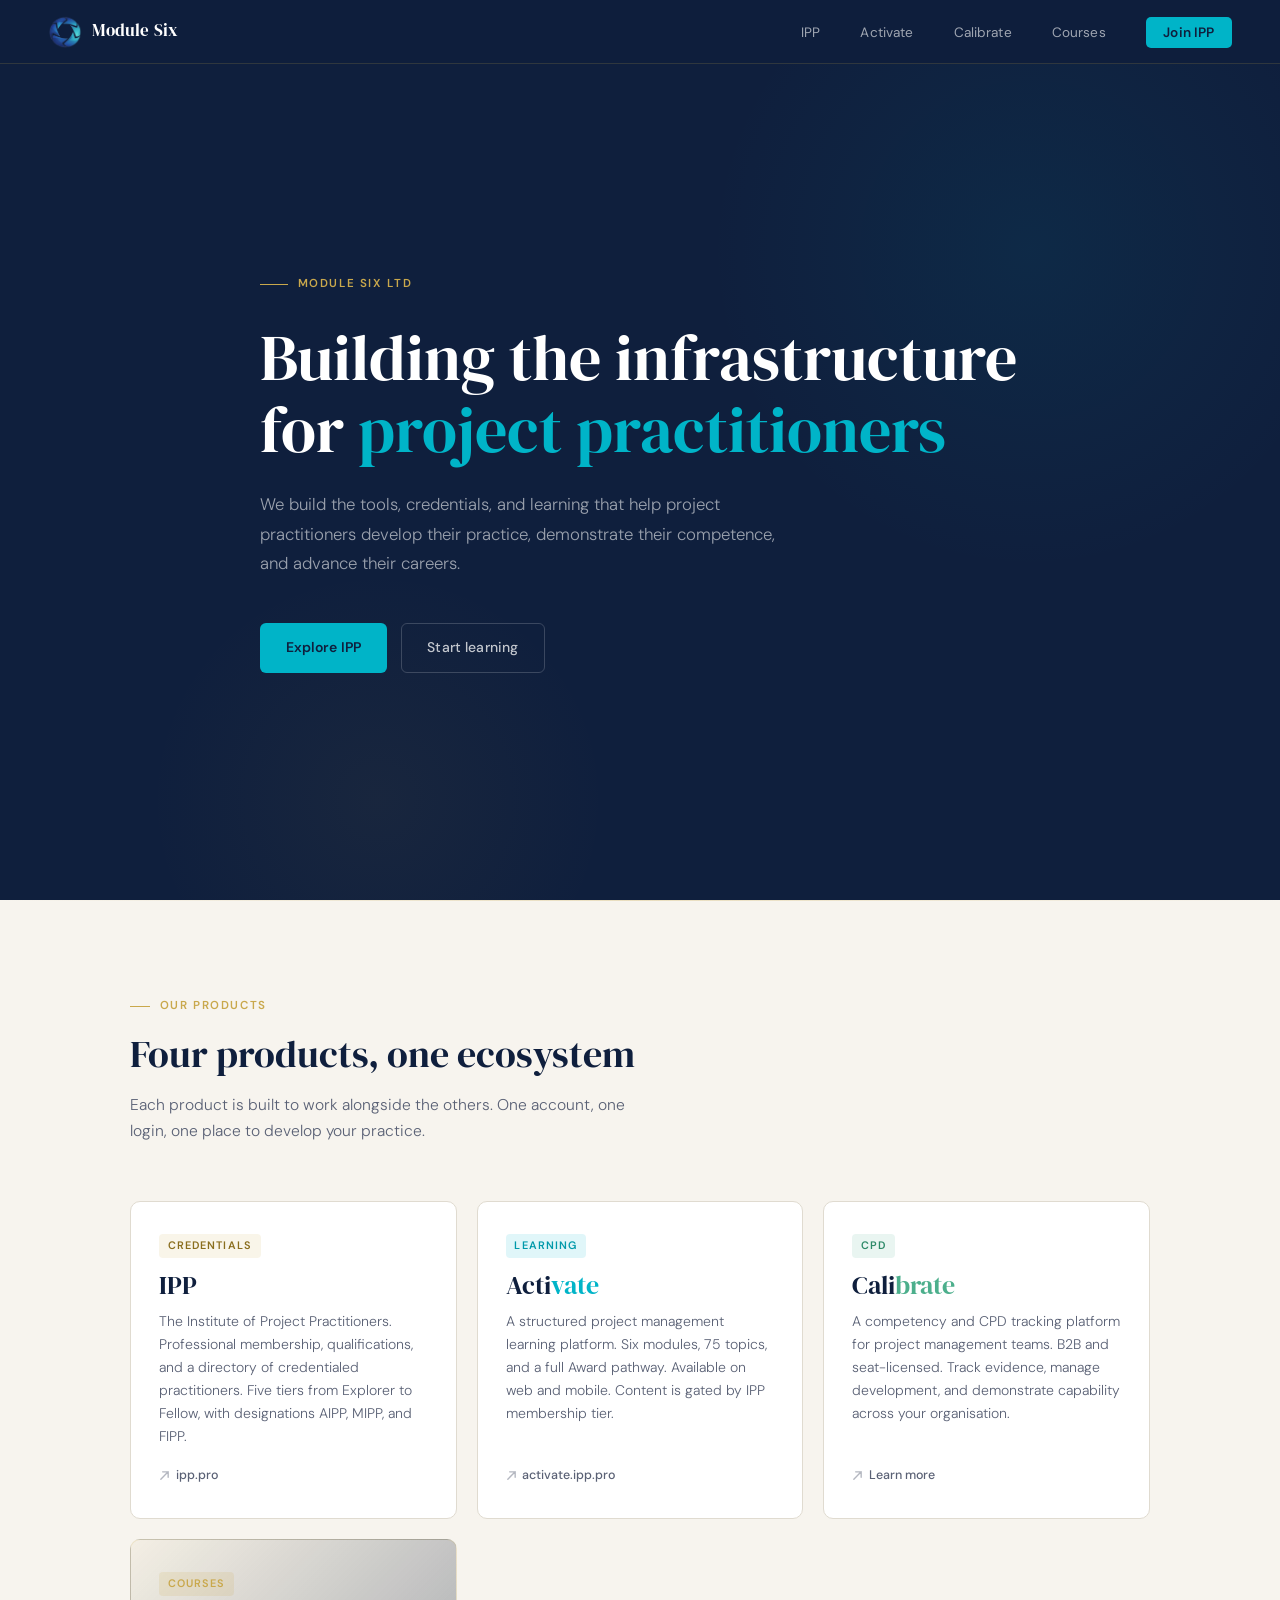
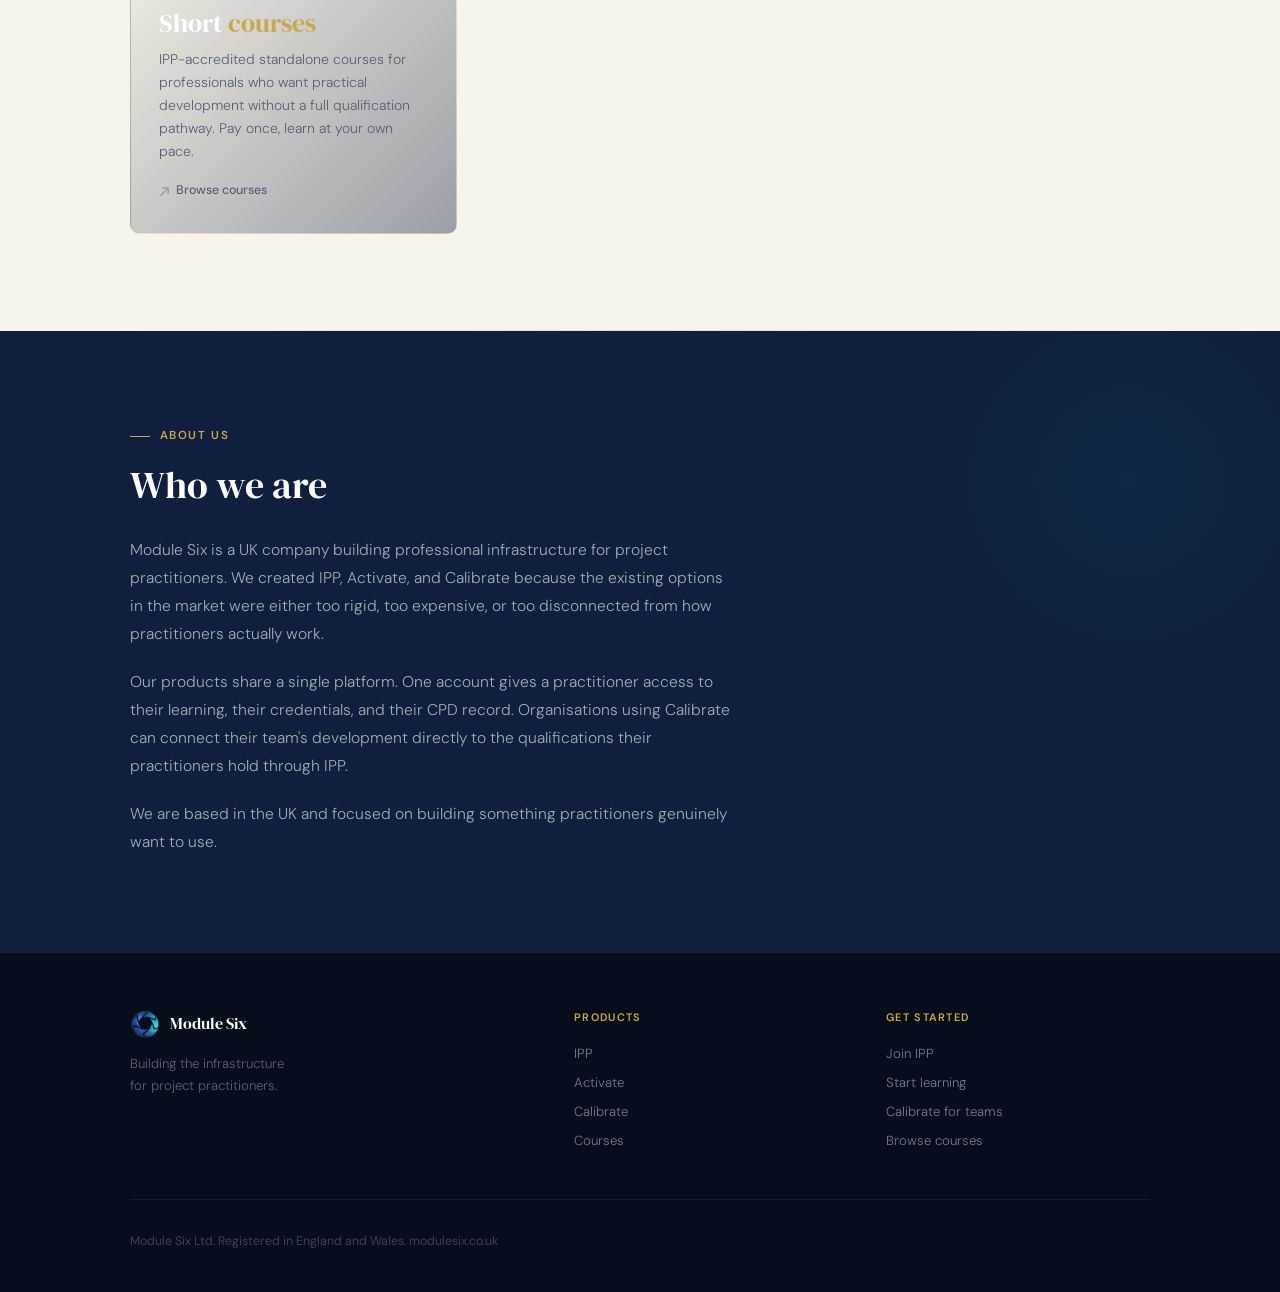
<file: index.html>
<!DOCTYPE html>
<html lang="en">
<head>
  <meta charset="UTF-8">
  <meta name="viewport" content="width=device-width, initial-scale=1.0">
  <title>Module Six — Building the infrastructure for project practitioners</title>
  <meta name="description" content="Module Six builds the tools and credentials that help project practitioners develop, demonstrate, and advance their practice. Home of IPP, Activate, and Calibrate.">
  <link rel="canonical" href="https://modulesix.co.uk/">
  <meta property="og:type" content="website">
  <meta property="og:title" content="Module Six">
  <meta property="og:description" content="Building the infrastructure for project practitioners. Home of IPP, Activate, and Calibrate.">
  <meta property="og:url" content="https://modulesix.co.uk/">
  <meta property="og:site_name" content="Module Six">
  <meta name="twitter:card" content="summary">
  <meta name="twitter:title" content="Module Six">
  <meta name="twitter:description" content="Building the infrastructure for project practitioners.">
  <link rel="preconnect" href="https://fonts.googleapis.com">
  <link rel="preconnect" href="https://fonts.gstatic.com" crossorigin>
  <link href="https://fonts.googleapis.com/css2?family=DM+Sans:ital,opsz,wght@0,9..40,300;0,9..40,400;0,9..40,500;0,9..40,600;1,9..40,400&family=DM+Serif+Display&display=swap" rel="stylesheet">
  <style>
    *, *::before, *::after { box-sizing: border-box; margin: 0; padding: 0; }

    :root {
      --navy:      #0f1f3d;
      --navy-mid:  #1a3260;
      --teal:      #00B4C8;
      --teal-dark: #0099aa;
      --gold:      #C9A84C;
      --cream:     #f7f4ee;
      --white:     #ffffff;
      --text:      #0f1f3d;
      --muted:     #5a6175;
      --border:    #e0dbd0;
    }

    html { scroll-behavior: smooth; }

    body {
      font-family: 'DM Sans', sans-serif;
      background: var(--cream);
      color: var(--text);
      line-height: 1.6;
      -webkit-font-smoothing: antialiased;
    }

    /* NAV */
    nav {
      position: fixed;
      top: 0; left: 0; right: 0;
      z-index: 100;
      background: rgba(15, 31, 61, 0.98);
      backdrop-filter: blur(10px);
      border-bottom: 1px solid rgba(201, 168, 76, 0.18);
      padding: 0 3rem;
      height: 64px;
      display: flex;
      align-items: center;
      justify-content: space-between;
    }

    .nav-logo {
      display: flex;
      align-items: center;
      gap: 0.65rem;
      text-decoration: none;
    }

    .nav-logo img {
      width: 34px;
      height: 34px;
      object-fit: contain;
    }

    .nav-wordmark {
      font-family: 'DM Serif Display', serif;
      font-size: 1.05rem;
      color: var(--white);
      letter-spacing: 0.01em;
    }

    .nav-links {
      display: flex;
      align-items: center;
      gap: 2.5rem;
      list-style: none;
    }

    .nav-links a {
      color: rgba(255,255,255,0.6);
      text-decoration: none;
      font-size: 0.85rem;
      font-weight: 400;
      letter-spacing: 0.01em;
      transition: color 0.2s;
    }

    .nav-links a:hover { color: var(--white); }

    .nav-cta {
      background: var(--teal) !important;
      color: var(--navy) !important;
      font-weight: 600 !important;
      padding: 0.45rem 1.1rem;
      border-radius: 5px;
      font-size: 0.85rem !important;
      transition: background 0.2s, transform 0.15s !important;
    }

    .nav-cta:hover {
      background: var(--teal-dark) !important;
      transform: translateY(-1px);
    }

    /* HERO */
    .hero {
      min-height: 100vh;
      background: var(--navy);
      display: flex;
      align-items: center;
      padding: 9rem 3rem 6rem;
      position: relative;
      overflow: hidden;
    }

    .hero-glow-1 {
      position: absolute;
      top: -100px; right: -100px;
      width: 700px; height: 700px;
      background: radial-gradient(circle, rgba(0,180,200,0.07) 0%, transparent 65%);
      pointer-events: none;
    }

    .hero-glow-2 {
      position: absolute;
      bottom: -150px; left: 10%;
      width: 500px; height: 500px;
      background: radial-gradient(circle, rgba(201,168,76,0.05) 0%, transparent 65%);
      pointer-events: none;
    }

    .hero-inner {
      max-width: 760px;
      width: 100%;
      margin: 0 auto;
      position: relative;
      z-index: 1;
    }

    .eyebrow {
      display: flex;
      align-items: center;
      gap: 0.6rem;
      margin-bottom: 1.75rem;
    }

    .eyebrow-line {
      width: 28px;
      height: 1px;
      background: var(--gold);
    }

    .eyebrow-text {
      font-size: 0.72rem;
      font-weight: 600;
      letter-spacing: 0.14em;
      text-transform: uppercase;
      color: var(--gold);
    }

    .hero h1 {
      font-family: 'DM Serif Display', serif;
      font-size: clamp(2.5rem, 5vw, 4rem);
      font-weight: 400;
      color: var(--white);
      line-height: 1.13;
      margin-bottom: 1.5rem;
    }

    .hero h1 em {
      font-style: normal;
      color: var(--teal);
    }

    .hero-desc {
      font-size: 1.05rem;
      color: rgba(255,255,255,0.58);
      max-width: 520px;
      line-height: 1.75;
      margin-bottom: 2.75rem;
      font-weight: 300;
    }

    .hero-actions {
      display: flex;
      gap: 0.875rem;
      flex-wrap: wrap;
    }

    .btn {
      display: inline-flex;
      align-items: center;
      padding: 0.8rem 1.6rem;
      border-radius: 6px;
      font-size: 0.875rem;
      font-weight: 500;
      text-decoration: none;
      font-family: 'DM Sans', sans-serif;
      letter-spacing: 0.01em;
      transition: all 0.2s;
    }

    .btn-primary {
      background: var(--teal);
      color: var(--navy);
      font-weight: 600;
    }

    .btn-primary:hover {
      background: var(--teal-dark);
      transform: translateY(-1px);
    }

    .btn-ghost {
      background: transparent;
      color: rgba(255,255,255,0.75);
      border: 1px solid rgba(255,255,255,0.18);
    }

    .btn-ghost:hover {
      border-color: rgba(255,255,255,0.4);
      color: var(--white);
    }

    /* DIVIDER */
    .gold-rule {
      height: 1px;
      background: linear-gradient(90deg, transparent, var(--gold), transparent);
      opacity: 0.3;
      margin: 0;
    }

    /* PRODUCTS */
    .products {
      padding: 6rem 3rem;
      background: var(--cream);
    }

    .section-inner {
      max-width: 1020px;
      margin: 0 auto;
    }

    .section-header {
      margin-bottom: 3.5rem;
    }

    .section-label {
      display: flex;
      align-items: center;
      gap: 0.6rem;
      margin-bottom: 1rem;
    }

    .section-label-line {
      width: 20px;
      height: 1px;
      background: var(--gold);
    }

    .section-label-text {
      font-size: 0.72rem;
      font-weight: 600;
      letter-spacing: 0.14em;
      text-transform: uppercase;
      color: var(--gold);
    }

    .section-heading {
      font-family: 'DM Serif Display', serif;
      font-size: clamp(1.75rem, 3vw, 2.5rem);
      font-weight: 400;
      color: var(--navy);
      line-height: 1.2;
      margin-bottom: 0.875rem;
    }

    .section-intro {
      color: var(--muted);
      font-size: 0.975rem;
      max-width: 500px;
      line-height: 1.7;
      font-weight: 300;
    }

    .product-grid {
      display: grid;
      grid-template-columns: repeat(3, 1fr);
      gap: 1.25rem;
    }

    .product-card {
      background: var(--white);
      border: 1px solid var(--border);
      border-radius: 10px;
      padding: 2rem 1.75rem;
      text-decoration: none;
      display: flex;
      flex-direction: column;
      gap: 0.6rem;
      transition: box-shadow 0.25s, transform 0.25s, border-color 0.25s;
      position: relative;
      overflow: hidden;
    }

    .product-card::after {
      content: '';
      position: absolute;
      bottom: 0; left: 0; right: 0;
      height: 3px;
      background: var(--card-color);
      transform: scaleX(0);
      transform-origin: left;
      transition: transform 0.3s ease;
    }

    .product-card:hover {
      box-shadow: 0 12px 40px rgba(15,31,61,0.1);
      transform: translateY(-3px);
      border-color: rgba(15,31,61,0.08);
    }

    .product-card:hover::after {
      transform: scaleX(1);
    }

    .card-ipp   { --card-color: var(--gold); }
    .card-act   { --card-color: var(--teal); }
    .card-cal   { --card-color: #4CAF8C; }

    .card-pill {
      display: inline-block;
      font-size: 0.68rem;
      font-weight: 600;
      letter-spacing: 0.1em;
      text-transform: uppercase;
      padding: 0.22rem 0.55rem;
      border-radius: 4px;
      width: fit-content;
      margin-bottom: 0.2rem;
    }

    .pill-ipp { background: rgba(201,168,76,0.12); color: #8a6e1e; }
    .pill-act { background: rgba(0,180,200,0.12); color: var(--teal-dark); }
    .pill-cal { background: rgba(76,175,140,0.12); color: #2d8a68; }

    .card-name {
      font-family: 'DM Serif Display', serif;
      font-size: 1.6rem;
      font-weight: 400;
      color: var(--navy);
      line-height: 1.15;
    }

    .teal  { color: var(--teal); }
    .green { color: #4CAF8C; }

    .card-desc {
      font-size: 0.875rem;
      color: var(--muted);
      line-height: 1.65;
      flex: 1;
      font-weight: 300;
    }

    .card-link {
      display: flex;
      align-items: center;
      gap: 0.35rem;
      font-size: 0.78rem;
      font-weight: 500;
      color: var(--muted);
      margin-top: 0.5rem;
    }

    .card-link svg {
      width: 11px; height: 11px;
      opacity: 0.45;
      flex-shrink: 0;
    }

    /* ABOUT */
    .about {
      background: var(--navy);
      padding: 6rem 3rem;
      position: relative;
      overflow: hidden;
    }

    .about-glow {
      position: absolute;
      top: -100px; right: -100px;
      width: 500px; height: 500px;
      background: radial-gradient(circle, rgba(0,180,200,0.06) 0%, transparent 65%);
      pointer-events: none;
    }

    .about .section-label-line  { background: var(--gold); }
    .about .section-heading     { color: var(--white); }

    .about-body {
      max-width: 600px;
    }

    .about-body p {
      color: rgba(255,255,255,0.62);
      font-size: 0.975rem;
      line-height: 1.8;
      font-weight: 300;
    }

    .about-body p + p { margin-top: 1.25rem; }

    /* FOOTER */
    footer {
      background: #070d1a;
      padding: 3.5rem 3rem 2.5rem;
      border-top: 1px solid rgba(201,168,76,0.12);
    }

    .footer-inner {
      max-width: 1020px;
      margin: 0 auto;
      display: grid;
      grid-template-columns: 1.5fr 1fr 1fr;
      gap: 3rem;
      margin-bottom: 2.5rem;
    }

    .footer-brand {
      display: flex;
      align-items: center;
      gap: 0.6rem;
      margin-bottom: 0.875rem;
    }

    .footer-brand img {
      width: 30px; height: 30px;
      object-fit: contain;
    }

    .footer-brand-name {
      font-family: 'DM Serif Display', serif;
      font-size: 1rem;
      color: var(--white);
    }

    .footer-tagline {
      font-size: 0.825rem;
      color: rgba(255,255,255,0.35);
      line-height: 1.65;
      font-weight: 300;
    }

    .footer-col-label {
      font-size: 0.68rem;
      font-weight: 600;
      letter-spacing: 0.12em;
      text-transform: uppercase;
      color: var(--gold);
      margin-bottom: 1rem;
    }

    .footer-col a {
      display: block;
      font-size: 0.825rem;
      color: rgba(255,255,255,0.45);
      text-decoration: none;
      margin-bottom: 0.5rem;
      transition: color 0.2s;
      font-weight: 300;
    }

    .footer-col a:hover { color: var(--white); }

    .footer-base {
      max-width: 1020px;
      margin: 0 auto;
      padding-top: 2rem;
      border-top: 1px solid rgba(255,255,255,0.06);
      font-size: 0.775rem;
      color: rgba(255,255,255,0.22);
    }

    /* ANIMATIONS */
    @keyframes fadeUp {
      from { opacity: 0; transform: translateY(16px); }
      to   { opacity: 1; transform: translateY(0); }
    }

    .hero .eyebrow      { animation: fadeUp 0.55s 0.05s ease both; }
    .hero h1            { animation: fadeUp 0.55s 0.15s ease both; }
    .hero .hero-desc    { animation: fadeUp 0.55s 0.25s ease both; }
    .hero .hero-actions { animation: fadeUp 0.55s 0.35s ease both; }

    /* RESPONSIVE */
    @media (max-width: 860px) {
      .product-grid { grid-template-columns: 1fr; }
      .footer-inner { grid-template-columns: 1fr 1fr; }
    }

    @media (max-width: 600px) {
      nav { padding: 0 1.25rem; }
      .nav-links { display: none; }
      .hero, .products, .about { padding-left: 1.25rem; padding-right: 1.25rem; }
      footer { padding: 2.5rem 1.25rem; }
      .footer-inner { grid-template-columns: 1fr; gap: 2rem; }
    }
  </style>
</head>
<body>

  <nav>
    <a class="nav-logo" href="/">
      <img src="assets/logo.png" alt="Module Six">
      <span class="nav-wordmark">Module Six</span>
    </a>
    <ul class="nav-links">
      <li><a href="https://ipp.pro">IPP</a></li>
      <li><a href="https://activate.ipp.pro">Activate</a></li>
      <li><a href="/calibrate.html">Calibrate</a></li>
      <li><a href="/courses.html">Courses</a></li>
      <li><a href="https://ipp.pro/join.html" class="nav-cta">Join IPP</a></li>
    </ul>
  </nav>

  <section class="hero">
    <div class="hero-glow-1"></div>
    <div class="hero-glow-2"></div>
    <div class="hero-inner">
      <div class="eyebrow">
        <div class="eyebrow-line"></div>
        <span class="eyebrow-text">Module Six Ltd</span>
      </div>
      <h1>Building the infrastructure for <em>project practitioners</em></h1>
      <p class="hero-desc">We build the tools, credentials, and learning that help project practitioners develop their practice, demonstrate their competence, and advance their careers.</p>
      <div class="hero-actions">
        <a href="https://ipp.pro" class="btn btn-primary">Explore IPP</a>
        <a href="https://activate.ipp.pro" class="btn btn-ghost">Start learning</a>
      </div>
    </div>
  </section>

  <div class="gold-rule"></div>

  <section class="products">
    <div class="section-inner">
      <div class="section-header">
        <div class="section-label">
          <div class="section-label-line"></div>
          <span class="section-label-text">Our products</span>
        </div>
        <h2 class="section-heading">Four products, one ecosystem</h2>
        <p class="section-intro">Each product is built to work alongside the others. One account, one login, one place to develop your practice.</p>
      </div>

      <div class="product-grid">

        <a href="https://ipp.pro" class="product-card card-ipp">
          <span class="card-pill pill-ipp">Credentials</span>
          <div class="card-name">IPP</div>
          <p class="card-desc">The Institute of Project Practitioners. Professional membership, qualifications, and a directory of credentialed practitioners. Five tiers from Explorer to Fellow, with designations AIPP, MIPP, and FIPP.</p>
          <div class="card-link">
            <svg viewBox="0 0 12 12" fill="none"><path d="M2 10L10 2M10 2H4M10 2V8" stroke="currentColor" stroke-width="1.5" stroke-linecap="round" stroke-linejoin="round"/></svg>
            ipp.pro
          </div>
        </a>

        <a href="https://activate.ipp.pro" class="product-card card-act">
          <span class="card-pill pill-act">Learning</span>
          <div class="card-name">Acti<span class="teal">vate</span></div>
          <p class="card-desc">A structured project management learning platform. Six modules, 75 topics, and a full Award pathway. Available on web and mobile. Content is gated by IPP membership tier.</p>
          <div class="card-link">
            <svg viewBox="0 0 12 12" fill="none"><path d="M2 10L10 2M10 2H4M10 2V8" stroke="currentColor" stroke-width="1.5" stroke-linecap="round" stroke-linejoin="round"/></svg>
            activate.ipp.pro
          </div>
        </a>

        <a href="/calibrate.html" class="product-card card-cal">
          <span class="card-pill pill-cal">CPD</span>
          <div class="card-name">Cali<span class="green">brate</span></div>
          <p class="card-desc">A competency and CPD tracking platform for project management teams. B2B and seat-licensed. Track evidence, manage development, and demonstrate capability across your organisation.</p>
          <div class="card-link">
            <svg viewBox="0 0 12 12" fill="none"><path d="M2 10L10 2M10 2H4M10 2V8" stroke="currentColor" stroke-width="1.5" stroke-linecap="round" stroke-linejoin="round"/></svg>
            Learn more
          </div>
        </a>

        <a href="/courses.html" class="product-card" style="border-color:rgba(201,168,76,0.18);background:linear-gradient(135deg,rgba(201,168,76,0.06) 0%,rgba(15,31,61,0.4) 100%)">
          <span class="card-pill" style="background:rgba(201,168,76,0.15);color:#C9A84C">Courses</span>
          <div class="card-name" style="color:var(--white)">Short <span style="color:#C9A84C">courses</span></div>
          <p class="card-desc">IPP-accredited standalone courses for professionals who want practical development without a full qualification pathway. Pay once, learn at your own pace.</p>
          <div class="card-link">
            <svg viewBox="0 0 12 12" fill="none"><path d="M2 10L10 2M10 2H4M10 2V8" stroke="currentColor" stroke-width="1.5" stroke-linecap="round" stroke-linejoin="round"/></svg>
            Browse courses
          </div>
        </a>

      </div>
    </div>
  </section>

  <div class="gold-rule"></div>

  <section class="about">
    <div class="about-glow"></div>
    <div class="section-inner">
      <div class="section-label" style="margin-bottom:1rem;">
        <div class="section-label-line"></div>
        <span class="section-label-text" style="color:var(--gold);">About us</span>
      </div>
      <h2 class="section-heading" style="margin-bottom:1.75rem;">Who we are</h2>
      <div class="about-body">
        <p>Module Six is a UK company building professional infrastructure for project practitioners. We created IPP, Activate, and Calibrate because the existing options in the market were either too rigid, too expensive, or too disconnected from how practitioners actually work.</p>
        <p>Our products share a single platform. One account gives a practitioner access to their learning, their credentials, and their CPD record. Organisations using Calibrate can connect their team's development directly to the qualifications their practitioners hold through IPP.</p>
        <p>We are based in the UK and focused on building something practitioners genuinely want to use.</p>
      </div>
    </div>
  </section>

  <footer>
    <div class="footer-inner">
      <div>
        <div class="footer-brand">
          <img src="assets/logo.png" alt="Module Six">
          <span class="footer-brand-name">Module Six</span>
        </div>
        <p class="footer-tagline">Building the infrastructure<br>for project practitioners.</p>
      </div>
      <div class="footer-col">
        <p class="footer-col-label">Products</p>
        <a href="https://ipp.pro">IPP</a>
        <a href="https://activate.ipp.pro">Activate</a>
        <a href="https://calibrate.ipp.pro">Calibrate</a>
        <a href="/courses.html">Courses</a>
      </div>
      <div class="footer-col">
        <p class="footer-col-label">Get started</p>
        <a href="https://ipp.pro/join.html">Join IPP</a>
        <a href="https://activate.ipp.pro">Start learning</a>
        <a href="/calibrate.html">Calibrate for teams</a>
        <a href="/courses.html">Browse courses</a>
      </div>
    </div>
    <div class="footer-base">
      Module Six Ltd. Registered in England and Wales. modulesix.co.uk
    </div>
  </footer>

</body>
</html>
</file>
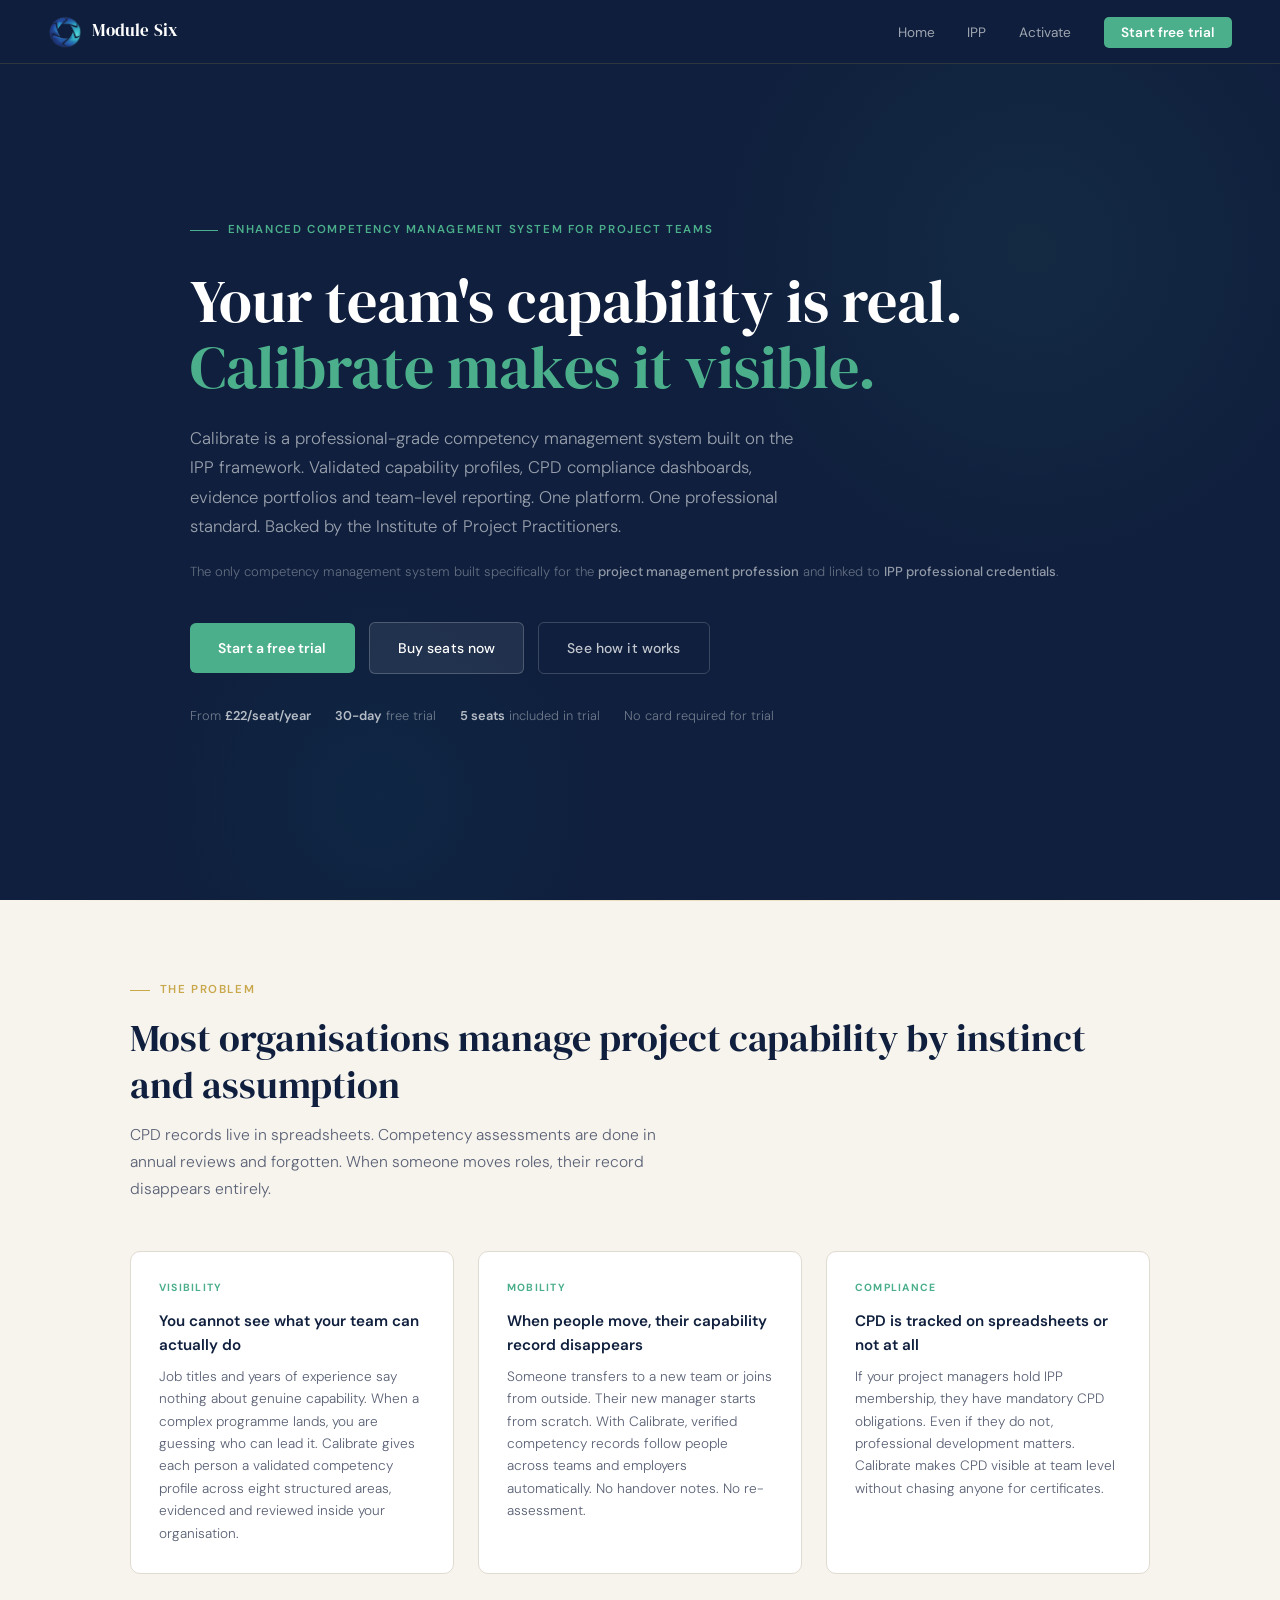
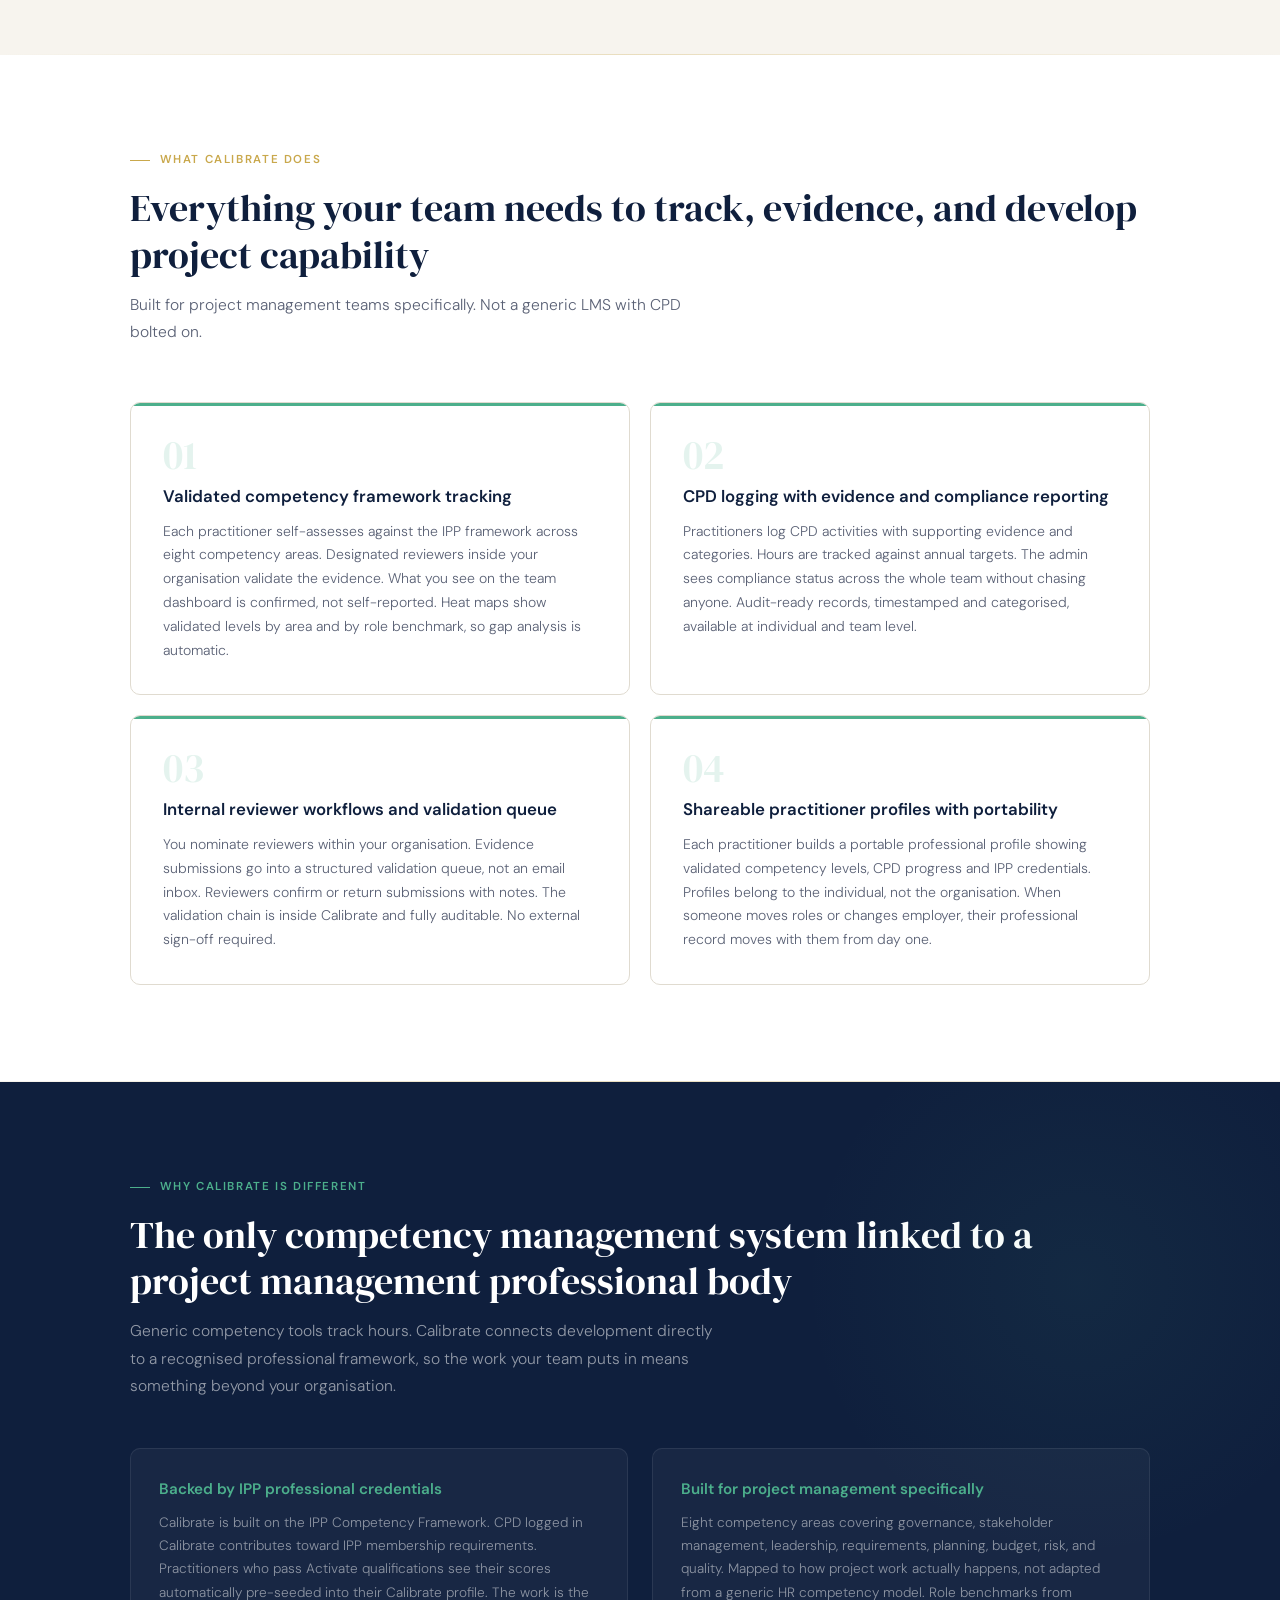
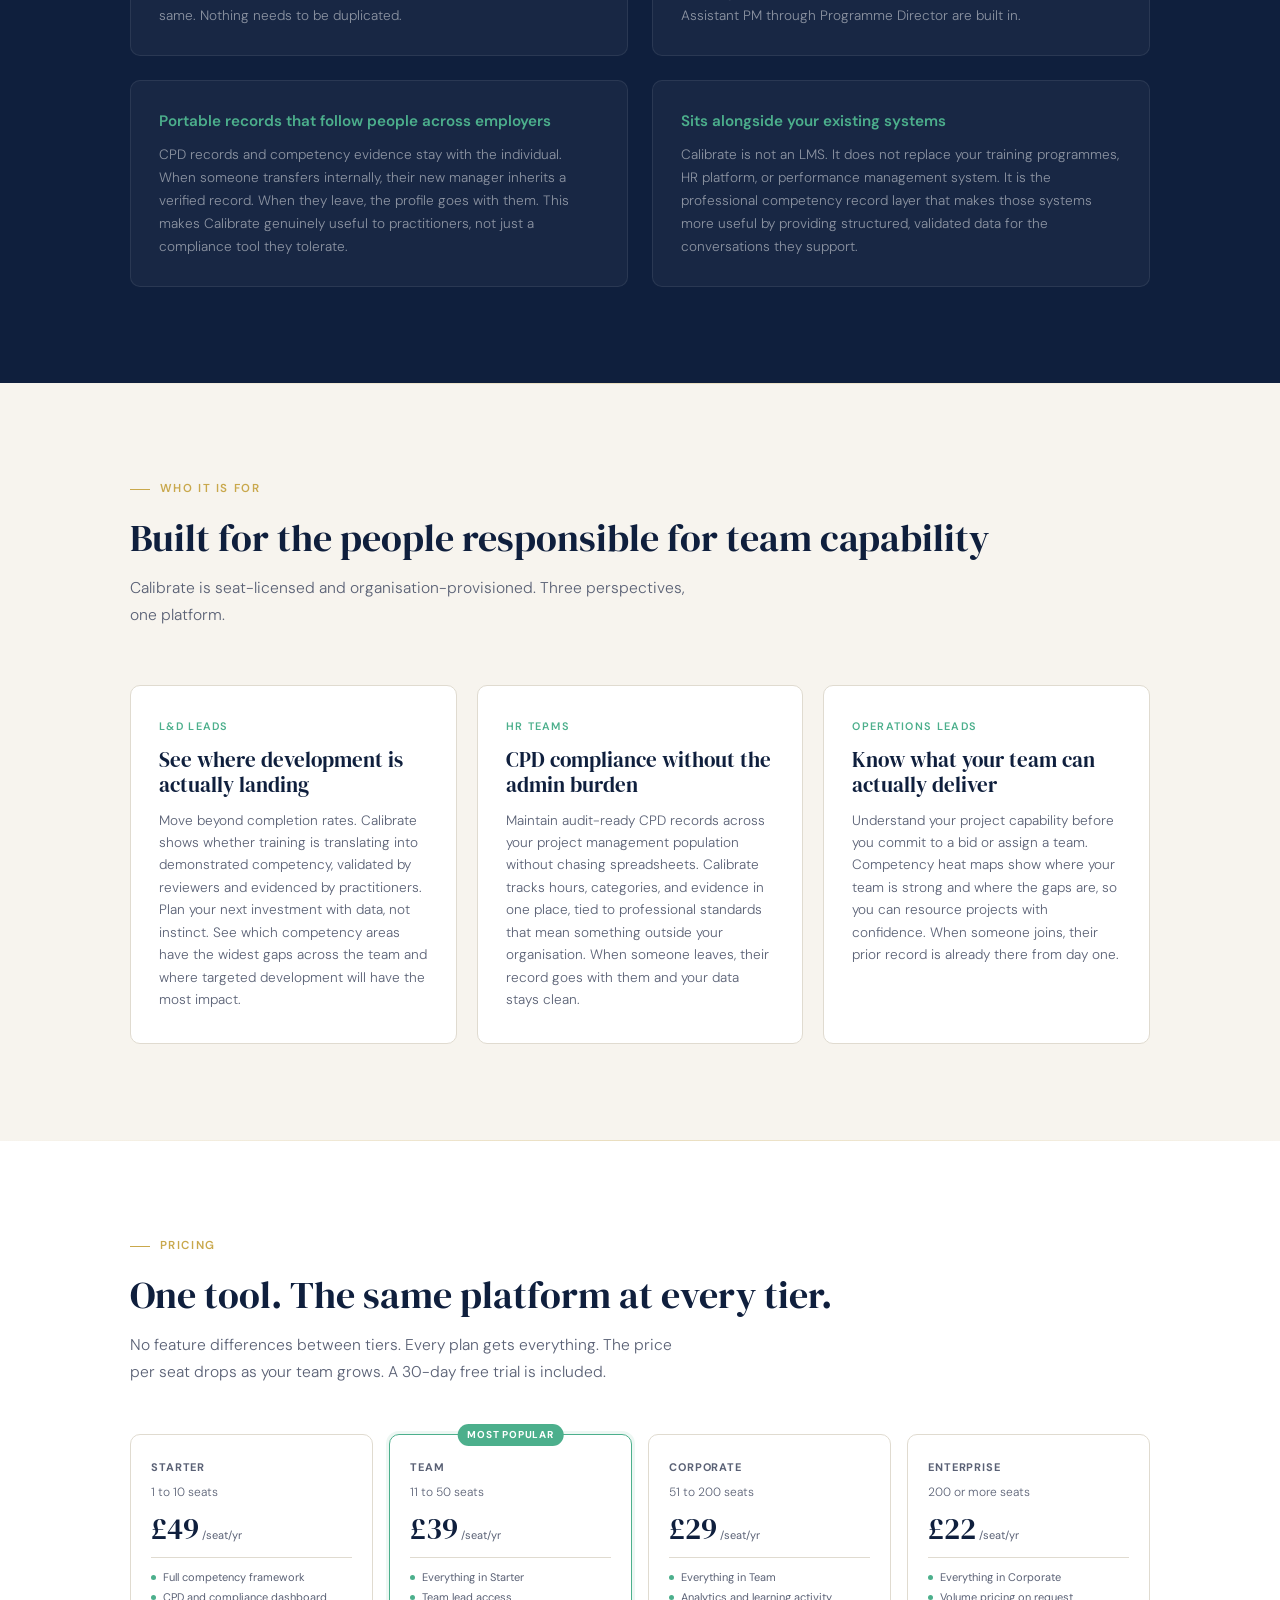
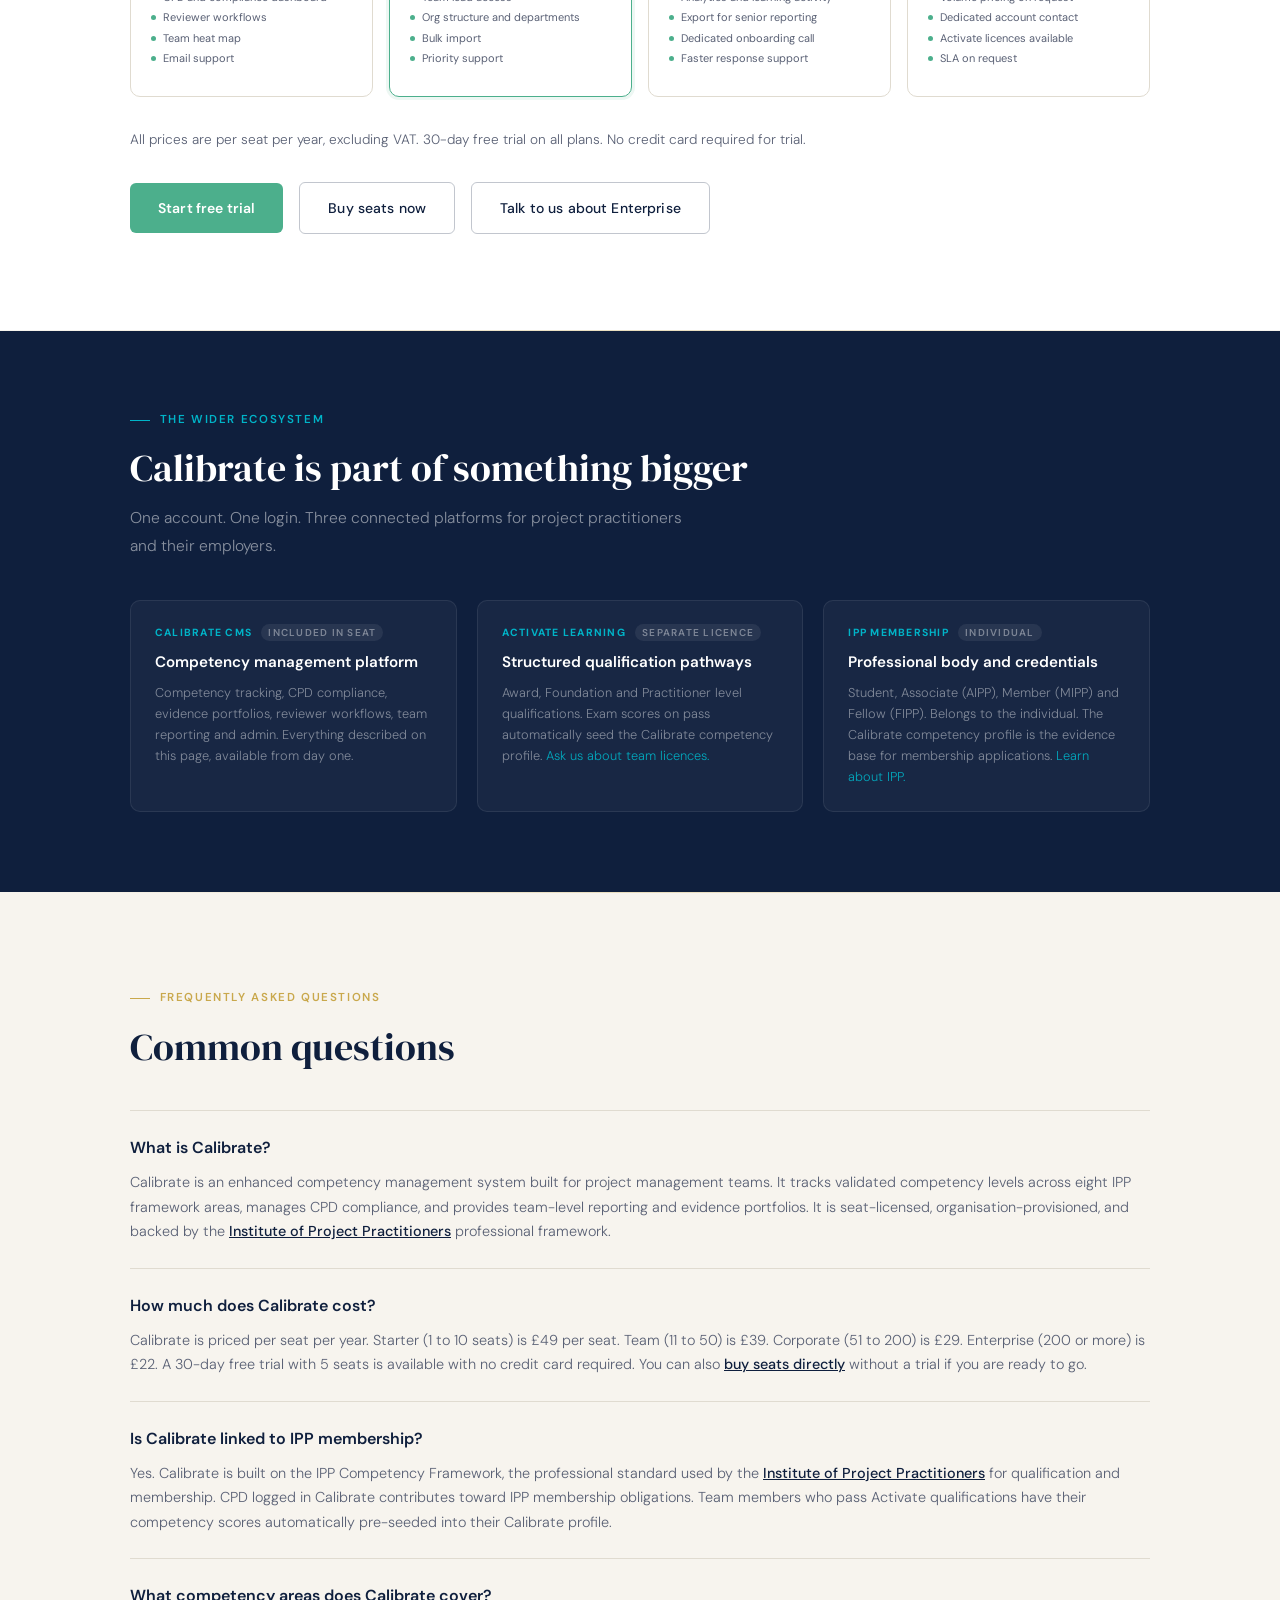
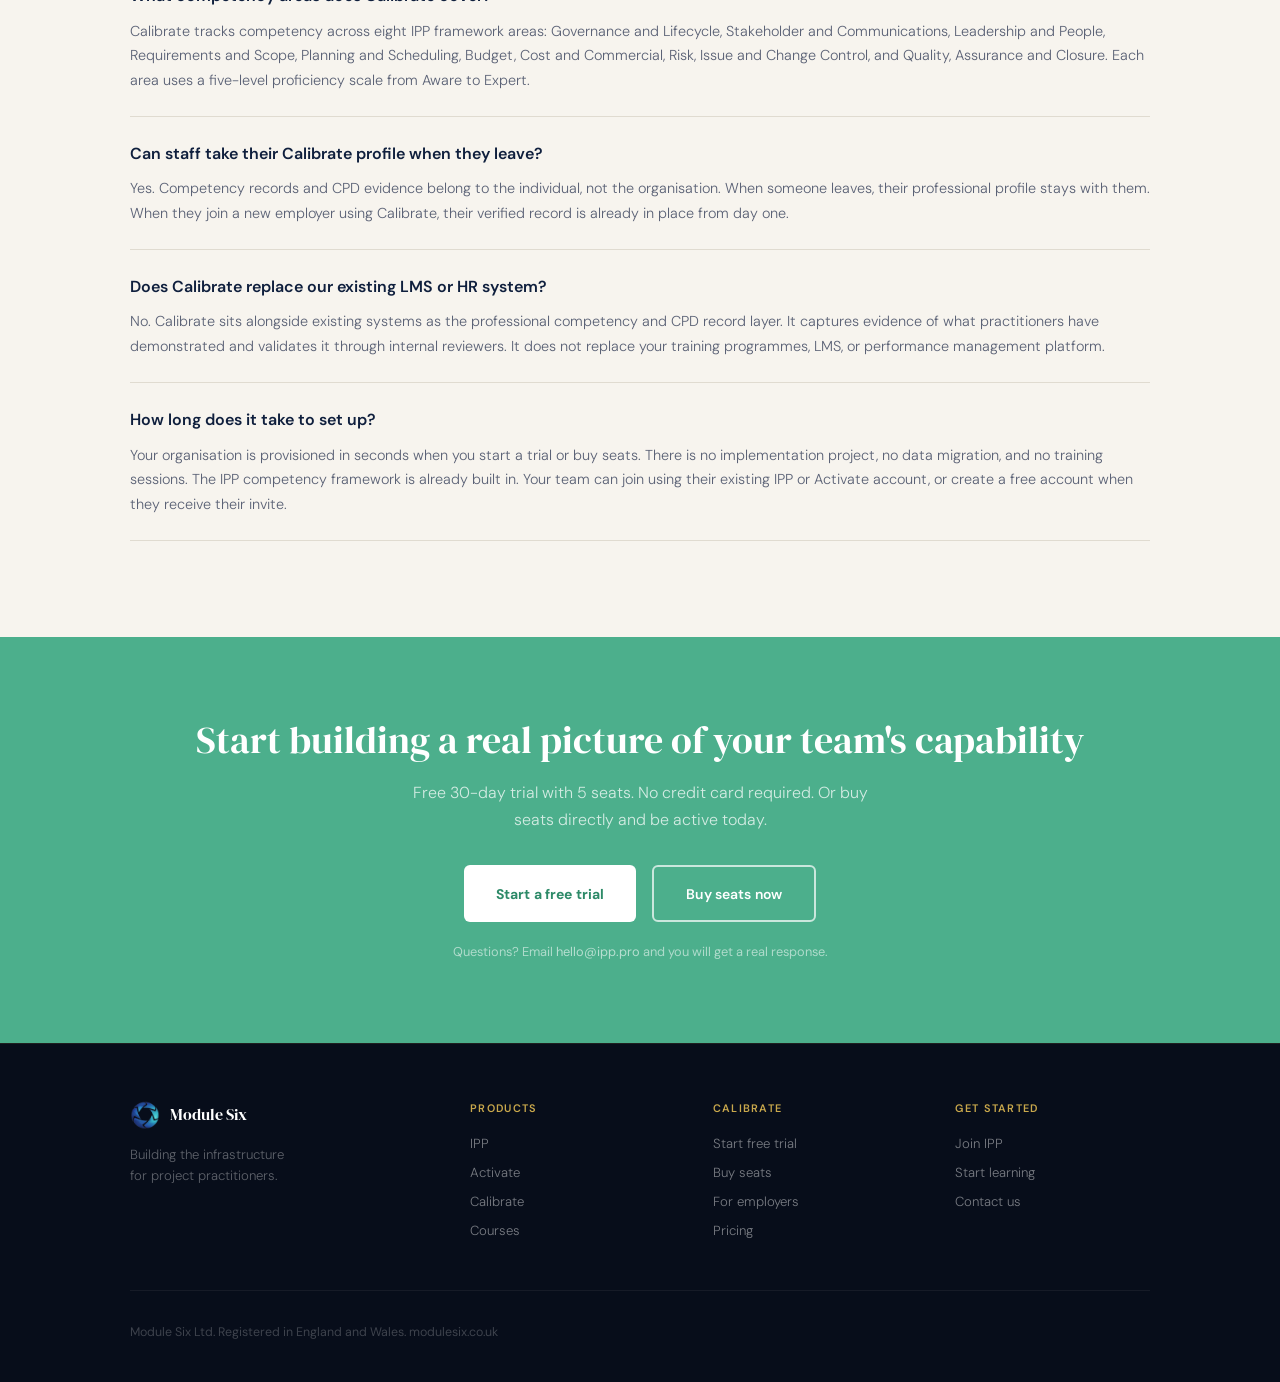
<file: calibrate.html>
<!DOCTYPE html>
<html lang="en">
<head>
  <meta charset="UTF-8">
  <meta name="viewport" content="width=device-width, initial-scale=1.0">
  <title>Calibrate: Project Management Competency Management System | Module Six</title>
  <meta name="description" content="Calibrate is an enhanced competency management system for project management teams. Validated capability profiles, CPD compliance, evidence portfolios and team heat maps. Backed by the IPP professional framework. From £22 per seat per year.">
  <link rel="canonical" href="https://modulesix.co.uk/calibrate">
  <meta property="og:type" content="website">
  <meta property="og:title" content="Calibrate: Project Management Competency Management System">
  <meta property="og:description" content="Validated competency profiles, CPD compliance and team reporting for project management teams. Backed by the IPP professional framework. Free trial available.">
  <meta property="og:url" content="https://modulesix.co.uk/calibrate">
  <meta property="og:site_name" content="Module Six">
  <meta name="twitter:card" content="summary">
  <meta name="twitter:title" content="Calibrate: Project Management Competency Management System">
  <meta name="twitter:description" content="Validated competency profiles, CPD compliance and team reporting for project management teams. From £22 per seat per year.">
  <script type="application/ld+json">{"@context":"https://schema.org","@type":"SoftwareApplication","name":"Calibrate","applicationCategory":"BusinessApplication","applicationSubCategory":"Competency Management System","operatingSystem":"Web","description":"An enhanced competency management system for project management teams. Tracks competency development across eight IPP framework areas, manages CPD compliance, and provides team-level reporting and validated evidence portfolios.","url":"https://calibrate.ipp.pro","offers":[{"@type":"Offer","name":"Starter","description":"1 to 10 seats","price":"49","priceCurrency":"GBP"},{"@type":"Offer","name":"Team","description":"11 to 50 seats","price":"39","priceCurrency":"GBP"},{"@type":"Offer","name":"Corporate","description":"51 to 200 seats","price":"29","priceCurrency":"GBP"},{"@type":"Offer","name":"Enterprise","description":"200 or more seats","price":"22","priceCurrency":"GBP"}],"provider":{"@type":"Organization","name":"Module Six Ltd","url":"https://modulesix.co.uk"},"featureList":["IPP competency framework tracking across 8 areas","CPD logging and compliance dashboards","Evidence portfolios with reviewer validation","Team competency heat map","Shareable practitioner profiles","Portability across employers","Integration with IPP professional membership"]}</script>
  <script type="application/ld+json">{"@context":"https://schema.org","@type":"FAQPage","mainEntity":[{"@type":"Question","name":"What is Calibrate?","acceptedAnswer":{"@type":"Answer","text":"Calibrate is an enhanced competency management system built for project management teams. It tracks validated competency levels across eight IPP framework areas, manages CPD compliance, and provides team-level reporting and evidence portfolios."}},{"@type":"Question","name":"How much does Calibrate cost?","acceptedAnswer":{"@type":"Answer","text":"Calibrate is priced per seat per year. Starter (1 to 10 seats) is £49 per seat. Team (11 to 50) is £39. Corporate (51 to 200) is £29. Enterprise (200 or more) is £22. A 30-day free trial with 5 seats is available with no credit card required."}},{"@type":"Question","name":"Is Calibrate linked to IPP membership?","acceptedAnswer":{"@type":"Answer","text":"Yes. Calibrate is built on the IPP Competency Framework. CPD logged in Calibrate contributes toward IPP membership obligations. Team members who pass Activate qualifications have their competency scores automatically pre-seeded into their Calibrate profile."}},{"@type":"Question","name":"What competency areas does Calibrate cover?","acceptedAnswer":{"@type":"Answer","text":"Calibrate tracks competency across eight IPP framework areas: Governance and Lifecycle, Stakeholder and Communications, Leadership and People, Requirements and Scope, Planning and Scheduling, Budget Cost and Commercial, Risk Issue and Change Control, and Quality Assurance and Closure."}},{"@type":"Question","name":"Can staff take their Calibrate profile when they leave?","acceptedAnswer":{"@type":"Answer","text":"Yes. Competency records and CPD evidence belong to the individual, not the organisation. When someone leaves, their professional profile stays with them. When they join a new employer using Calibrate, their verified record is already in place from day one."}},{"@type":"Question","name":"Does Calibrate replace our existing LMS or HR system?","acceptedAnswer":{"@type":"Answer","text":"No. Calibrate sits alongside existing systems as the professional competency and CPD record layer. It does not replace your training programmes, LMS, or performance management platform."}},{"@type":"Question","name":"How long does it take to set up?","acceptedAnswer":{"@type":"Answer","text":"Your organisation is provisioned in seconds. There is no implementation project, no data migration, and no training sessions required. The IPP competency framework is already built in."}}]}</script>
  <script type="application/ld+json">{"@context":"https://schema.org","@type":"BreadcrumbList","itemListElement":[{"@type":"ListItem","position":1,"name":"Module Six","item":"https://modulesix.co.uk"},{"@type":"ListItem","position":2,"name":"Calibrate","item":"https://modulesix.co.uk/calibrate"}]}</script>
  <link rel="preconnect" href="https://fonts.googleapis.com">
  <link rel="preconnect" href="https://fonts.gstatic.com" crossorigin>
  <link href="https://fonts.googleapis.com/css2?family=DM+Sans:ital,opsz,wght@0,9..40,300;0,9..40,400;0,9..40,500;0,9..40,600;1,9..40,400&family=DM+Serif+Display&display=swap" rel="stylesheet">
  <style>
    *,*::before,*::after{box-sizing:border-box;margin:0;padding:0}
    :root{--navy:#0f1f3d;--navy-mid:#1a3260;--teal:#00B4C8;--teal-dark:#0099aa;--gold:#C9A84C;--green:#4CAF8C;--green-dark:#2d8a68;--cream:#f7f4ee;--white:#ffffff;--text:#0f1f3d;--muted:#5a6175;--border:#e0dbd0}
    html{scroll-behavior:smooth}
    body{font-family:'DM Sans',sans-serif;background:var(--cream);color:var(--text);line-height:1.6;-webkit-font-smoothing:antialiased}
    nav{position:fixed;top:0;left:0;right:0;z-index:100;background:rgba(15,31,61,0.98);backdrop-filter:blur(10px);border-bottom:1px solid rgba(201,168,76,0.18);padding:0 3rem;height:64px;display:flex;align-items:center;justify-content:space-between}
    .nav-logo{display:flex;align-items:center;gap:.65rem;text-decoration:none}
    .nav-logo img{width:34px;height:34px;object-fit:contain}
    .nav-wordmark{font-family:'DM Serif Display',serif;font-size:1.05rem;color:var(--white);letter-spacing:.01em}
    .nav-links{display:flex;align-items:center;gap:2rem;list-style:none}
    .nav-links a{color:rgba(255,255,255,.6);text-decoration:none;font-size:.85rem;font-weight:400;letter-spacing:.01em;transition:color .2s}
    .nav-links a:hover{color:var(--white)}
    .nav-cta{background:var(--green)!important;color:var(--white)!important;font-weight:600!important;padding:.45rem 1.1rem;border-radius:5px;font-size:.85rem!important;transition:background .2s,transform .15s!important}
    .nav-cta:hover{background:var(--green-dark)!important;transform:translateY(-1px)}
    .hero{min-height:100vh;background:var(--navy);display:flex;align-items:center;padding:9rem 3rem 6rem;position:relative;overflow:hidden}
    .hero-glow-1{position:absolute;top:-100px;right:-100px;width:700px;height:700px;background:radial-gradient(circle,rgba(76,175,140,.08) 0%,transparent 65%);pointer-events:none}
    .hero-glow-2{position:absolute;bottom:-150px;left:10%;width:500px;height:500px;background:radial-gradient(circle,rgba(0,180,200,.05) 0%,transparent 65%);pointer-events:none}
    .hero-inner{max-width:900px;width:100%;margin:0 auto;position:relative;z-index:1}
    .eyebrow{display:flex;align-items:center;gap:.6rem;margin-bottom:1.75rem}
    .eyebrow-line{width:28px;height:1px;background:var(--green)}
    .eyebrow-text{font-size:.72rem;font-weight:600;letter-spacing:.14em;text-transform:uppercase;color:var(--green)}
    .hero h1{font-family:'DM Serif Display',serif;font-size:clamp(2.4rem,5vw,3.75rem);font-weight:400;color:var(--white);line-height:1.1;margin-bottom:1.5rem}
    .hero h1 em{font-style:normal;color:var(--green)}
    .hero-desc{font-size:1.05rem;color:rgba(255,255,255,.58);max-width:620px;line-height:1.75;margin-bottom:1.25rem;font-weight:300}
    .hero-proof{font-size:.82rem;color:rgba(255,255,255,.35);margin-bottom:2.5rem;font-weight:300}
    .hero-proof strong{color:rgba(255,255,255,.55);font-weight:500}
    .hero-actions{display:flex;gap:.875rem;flex-wrap:wrap;align-items:center}
    .hero-pricing{margin-top:2rem;display:flex;gap:1.5rem;flex-wrap:wrap}
    .hero-price-item{font-size:.8rem;color:rgba(255,255,255,.4);font-weight:300}
    .hero-price-item strong{color:rgba(255,255,255,.7);font-weight:600}
    .btn{display:inline-flex;align-items:center;padding:.85rem 1.75rem;border-radius:6px;font-size:.875rem;font-weight:500;text-decoration:none;font-family:'DM Sans',sans-serif;letter-spacing:.01em;transition:all .2s}
    .btn-primary{background:var(--green);color:var(--white);font-weight:600}
    .btn-primary:hover{background:var(--green-dark);transform:translateY(-1px)}
    .btn-secondary{background:rgba(255,255,255,.08);color:var(--white);border:1px solid rgba(255,255,255,.2);font-weight:500}
    .btn-secondary:hover{background:rgba(255,255,255,.14);border-color:rgba(255,255,255,.35)}
    .btn-ghost{background:transparent;color:rgba(255,255,255,.75);border:1px solid rgba(255,255,255,.18)}
    .btn-ghost:hover{border-color:rgba(255,255,255,.4);color:var(--white)}
    .btn-ghost-dark{background:transparent;color:var(--navy);border:1px solid rgba(15,31,61,.25);font-weight:500}
    .btn-ghost-dark:hover{border-color:var(--navy);background:rgba(15,31,61,.05)}
    .gold-rule{height:1px;background:linear-gradient(90deg,transparent,var(--gold),transparent);opacity:.3}
    .section-inner{max-width:1020px;margin:0 auto}
    .section-label{display:flex;align-items:center;gap:.6rem;margin-bottom:1rem}
    .section-label-line{width:20px;height:1px;background:var(--gold)}
    .section-label-text{font-size:.72rem;font-weight:600;letter-spacing:.14em;text-transform:uppercase;color:var(--gold)}
    .section-heading{font-family:'DM Serif Display',serif;font-size:clamp(1.75rem,3vw,2.5rem);font-weight:400;color:var(--navy);line-height:1.2;margin-bottom:.875rem}
    .section-intro{color:var(--muted);font-size:.975rem;max-width:560px;line-height:1.75;font-weight:300}
    .problem{background:var(--cream);padding:5rem 3rem}
    .problem-grid{display:grid;grid-template-columns:repeat(3,1fr);gap:1.5rem;margin-top:3rem}
    .problem-card{background:var(--white);border:1px solid var(--border);border-radius:10px;padding:1.75rem}
    .problem-label{font-size:.65rem;font-weight:700;letter-spacing:.12em;text-transform:uppercase;color:var(--green);margin-bottom:.75rem}
    .problem-card h3{font-size:.95rem;font-weight:600;color:var(--navy);margin-bottom:.5rem}
    .problem-card p{font-size:.85rem;color:var(--muted);line-height:1.65;font-weight:300}
    .features{background:var(--white);padding:6rem 3rem}
    .features-grid{display:grid;grid-template-columns:1fr 1fr;gap:1.25rem;margin-top:3.5rem}
    .feature-card{border:1px solid var(--border);border-radius:10px;padding:2rem;position:relative;overflow:hidden}
    .feature-card::before{content:'';position:absolute;top:0;left:0;right:0;height:3px;background:var(--green)}
    .feature-number{font-family:'DM Serif Display',serif;font-size:2.5rem;color:rgba(76,175,140,.15);line-height:1;margin-bottom:.5rem}
    .feature-card h3{font-size:1.05rem;font-weight:600;color:var(--navy);margin-bottom:.6rem}
    .feature-card p{font-size:.875rem;color:var(--muted);line-height:1.7;font-weight:300}
    .differentiator{background:var(--navy);padding:6rem 3rem;position:relative;overflow:hidden}
    .differentiator-glow{position:absolute;top:-100px;right:-100px;width:600px;height:600px;background:radial-gradient(circle,rgba(76,175,140,.07) 0%,transparent 65%);pointer-events:none}
    .differentiator .section-heading{color:var(--white)}
    .differentiator .section-intro{color:rgba(255,255,255,.55);max-width:600px}
    .diff-grid{display:grid;grid-template-columns:1fr 1fr;gap:1.5rem;margin-top:3rem}
    .diff-card{background:rgba(255,255,255,.04);border:1px solid rgba(255,255,255,.08);border-radius:10px;padding:1.75rem}
    .diff-card h3{font-size:.95rem;font-weight:600;color:var(--green);margin-bottom:.6rem}
    .diff-card p{font-size:.85rem;color:rgba(255,255,255,.5);line-height:1.7;font-weight:300}
    .audience{background:var(--cream);padding:6rem 3rem}
    .audience-grid{display:grid;grid-template-columns:repeat(3,1fr);gap:1.25rem;margin-top:3.5rem}
    .audience-card{background:var(--white);border:1px solid var(--border);border-radius:10px;padding:2rem 1.75rem}
    .audience-role{font-size:.68rem;font-weight:600;letter-spacing:.12em;text-transform:uppercase;color:var(--green);margin-bottom:.75rem}
    .audience-card h3{font-family:'DM Serif Display',serif;font-size:1.3rem;font-weight:400;color:var(--navy);margin-bottom:.75rem;line-height:1.2}
    .audience-card p{font-size:.85rem;color:var(--muted);line-height:1.65;font-weight:300}
    .pricing{background:var(--white);padding:6rem 3rem}
    .pricing-grid{display:grid;grid-template-columns:repeat(4,1fr);gap:1rem;margin-top:3rem;margin-bottom:2rem}
    .price-card{border:1px solid var(--border);border-radius:10px;padding:1.5rem 1.25rem;position:relative}
    .price-card--featured{border-color:var(--green);box-shadow:0 0 0 3px rgba(76,175,140,.1)}
    .price-badge{position:absolute;top:-11px;left:50%;transform:translateX(-50%);font-size:10px;font-weight:700;letter-spacing:.08em;text-transform:uppercase;color:var(--white);background:var(--green);padding:3px 10px;border-radius:20px;white-space:nowrap}
    .price-tier{font-size:11px;font-weight:700;letter-spacing:.08em;text-transform:uppercase;color:var(--muted);margin-bottom:6px}
    .price-seats{font-size:12px;color:var(--muted);margin-bottom:12px;font-weight:300}
    .price-amount{font-family:'DM Serif Display',serif;font-size:1.9rem;color:var(--navy);line-height:1}
    .price-per{font-family:'DM Sans',sans-serif;font-size:11px;color:var(--muted);font-weight:400}
    .price-divider{height:1px;background:var(--border);margin:12px 0}
    .price-feature{font-size:11px;color:var(--muted);margin-bottom:5px;padding-left:12px;position:relative;line-height:1.4}
    .price-feature::before{content:'';position:absolute;left:0;top:5px;width:5px;height:5px;border-radius:50%;background:var(--green)}
    .pricing-note{font-size:.85rem;color:var(--muted);font-weight:300;margin-bottom:2rem}
    .pricing-actions{display:flex;gap:1rem;flex-wrap:wrap;align-items:center}
    .ecosystem{background:var(--navy);padding:5rem 3rem}
    .ecosystem .section-heading{color:var(--white)}
    .ecosystem .section-intro{color:rgba(255,255,255,.5)}
    .eco-grid{display:grid;grid-template-columns:repeat(3,1fr);gap:1.25rem;margin-top:2.5rem}
    .eco-card{background:rgba(255,255,255,.04);border:1px solid rgba(255,255,255,.08);border-radius:10px;padding:1.5rem}
    .eco-label{font-size:.65rem;font-weight:700;letter-spacing:.12em;text-transform:uppercase;color:var(--teal);margin-bottom:.5rem}
    .eco-card h3{font-size:.95rem;font-weight:600;color:var(--white);margin-bottom:.5rem}
    .eco-card p{font-size:.8rem;color:rgba(255,255,255,.45);line-height:1.65;font-weight:300}
    .eco-tag{font-size:10px;font-weight:600;color:rgba(255,255,255,.4);background:rgba(255,255,255,.07);padding:2px 7px;border-radius:20px;margin-left:6px}
    .faq{background:var(--cream);padding:6rem 3rem}
    .faq-list{margin-top:2.5rem}
    .faq-item{border-bottom:1px solid var(--border);padding:1.5rem 0}
    .faq-item:first-child{border-top:1px solid var(--border)}
    .faq-q{font-size:1rem;font-weight:600;color:var(--navy);margin-bottom:.6rem}
    .faq-a{font-size:.9rem;color:var(--muted);line-height:1.7;font-weight:300}
    .faq-a a{color:var(--navy);font-weight:500}
    .cta-band{background:var(--green);padding:5rem 3rem;text-align:center}
    .cta-band h2{font-family:'DM Serif Display',serif;font-size:clamp(1.75rem,3vw,2.5rem);font-weight:400;color:var(--white);margin-bottom:1rem;line-height:1.2}
    .cta-band p{font-size:1rem;color:rgba(255,255,255,.75);margin-bottom:2rem;font-weight:300;max-width:480px;margin-left:auto;margin-right:auto;line-height:1.7}
    .cta-band-actions{display:flex;justify-content:center;gap:1rem;flex-wrap:wrap}
    .btn-white{background:var(--white);color:var(--green-dark);font-weight:700;padding:.95rem 2rem}
    .btn-white:hover{background:var(--cream);transform:translateY(-1px)}
    .btn-white-outline{background:transparent;color:var(--white);border:2px solid rgba(255,255,255,.7);font-weight:600;padding:.95rem 2rem}
    .btn-white-outline:hover{background:rgba(255,255,255,.1);border-color:var(--white)}
    .cta-small{display:block;margin-top:1.25rem;font-size:.8rem;color:rgba(255,255,255,.55)}
    footer{background:#070d1a;padding:3.5rem 3rem 2.5rem;border-top:1px solid rgba(201,168,76,.12)}
    .footer-inner{max-width:1020px;margin:0 auto;display:grid;grid-template-columns:1.5fr 1fr 1fr 1fr;gap:3rem;margin-bottom:2.5rem}
    .footer-brand{display:flex;align-items:center;gap:.6rem;margin-bottom:.875rem}
    .footer-brand img{width:30px;height:30px;object-fit:contain}
    .footer-brand-name{font-family:'DM Serif Display',serif;font-size:1rem;color:var(--white)}
    .footer-tagline{font-size:.825rem;color:rgba(255,255,255,.35);line-height:1.65;font-weight:300}
    .footer-col-label{font-size:.68rem;font-weight:600;letter-spacing:.12em;text-transform:uppercase;color:var(--gold);margin-bottom:1rem}
    .footer-col a{display:block;font-size:.825rem;color:rgba(255,255,255,.45);text-decoration:none;margin-bottom:.5rem;transition:color .2s;font-weight:300}
    .footer-col a:hover{color:var(--white)}
    .footer-base{max-width:1020px;margin:0 auto;padding-top:2rem;border-top:1px solid rgba(255,255,255,.06);font-size:.775rem;color:rgba(255,255,255,.22)}
    @keyframes fadeUp{from{opacity:0;transform:translateY(16px)}to{opacity:1;transform:translateY(0)}}
    .hero .eyebrow{animation:fadeUp .55s .05s ease both}
    .hero h1{animation:fadeUp .55s .15s ease both}
    .hero .hero-desc{animation:fadeUp .55s .25s ease both}
    .hero .hero-proof{animation:fadeUp .55s .3s ease both}
    .hero .hero-actions{animation:fadeUp .55s .35s ease both}
    .hero .hero-pricing{animation:fadeUp .55s .4s ease both}
    @media(max-width:860px){.features-grid,.diff-grid{grid-template-columns:1fr}.audience-grid,.problem-grid,.eco-grid{grid-template-columns:1fr}.pricing-grid{grid-template-columns:repeat(2,1fr)}.footer-inner{grid-template-columns:1fr 1fr}}
    @media(max-width:600px){nav{padding:0 1.25rem}.nav-links{display:none}.hero,.problem,.features,.differentiator,.audience,.pricing,.faq,.ecosystem{padding-left:1.25rem;padding-right:1.25rem}.cta-band{padding:3.5rem 1.25rem}footer{padding:2.5rem 1.25rem}.footer-inner{grid-template-columns:1fr;gap:2rem}.pricing-grid{grid-template-columns:1fr}}
  </style>
</head>
<body>

<nav>
  <a class="nav-logo" href="/"><img src="assets/logo.png" alt="Module Six"><span class="nav-wordmark">Module Six</span></a>
  <ul class="nav-links">
    <li><a href="https://modulesix.co.uk">Home</a></li>
    <li><a href="https://ipp.pro">IPP</a></li>
    <li><a href="https://activate.ipp.pro">Activate</a></li>
    <li><a href="https://calibrate.ipp.pro/start.html" class="nav-cta">Start free trial</a></li>
  </ul>
</nav>

<section class="hero">
  <div class="hero-glow-1"></div><div class="hero-glow-2"></div>
  <div class="hero-inner">
    <div class="eyebrow"><div class="eyebrow-line"></div><span class="eyebrow-text">Enhanced Competency Management System for Project Teams</span></div>
    <h1>Your team's capability is real.<br><em>Calibrate makes it visible.</em></h1>
    <p class="hero-desc">Calibrate is a professional-grade competency management system built on the IPP framework. Validated capability profiles, CPD compliance dashboards, evidence portfolios and team-level reporting. One platform. One professional standard. Backed by the Institute of Project Practitioners.</p>
    <p class="hero-proof">The only competency management system built specifically for the <strong>project management profession</strong> and linked to <strong>IPP professional credentials</strong>.</p>
    <div class="hero-actions">
      <a href="https://calibrate.ipp.pro/start.html" class="btn btn-primary">Start a free trial</a>
      <a href="https://calibrate.ipp.pro/buy.html" class="btn btn-secondary">Buy seats now</a>
      <a href="#how-it-works" class="btn btn-ghost">See how it works</a>
    </div>
    <div class="hero-pricing">
      <div class="hero-price-item">From <strong>&pound;22/seat/year</strong></div>
      <div class="hero-price-item"><strong>30-day</strong> free trial</div>
      <div class="hero-price-item"><strong>5 seats</strong> included in trial</div>
      <div class="hero-price-item">No card required for trial</div>
    </div>
  </div>
</section>

<div class="gold-rule"></div>

<section class="problem" id="how-it-works">
  <div class="section-inner">
    <div class="section-label"><div class="section-label-line"></div><span class="section-label-text">The problem</span></div>
    <h2 class="section-heading">Most organisations manage project capability by instinct and assumption</h2>
    <p class="section-intro">CPD records live in spreadsheets. Competency assessments are done in annual reviews and forgotten. When someone moves roles, their record disappears entirely.</p>
    <div class="problem-grid">
      <div class="problem-card"><div class="problem-label">Visibility</div><h3>You cannot see what your team can actually do</h3><p>Job titles and years of experience say nothing about genuine capability. When a complex programme lands, you are guessing who can lead it. Calibrate gives each person a validated competency profile across eight structured areas, evidenced and reviewed inside your organisation.</p></div>
      <div class="problem-card"><div class="problem-label">Mobility</div><h3>When people move, their capability record disappears</h3><p>Someone transfers to a new team or joins from outside. Their new manager starts from scratch. With Calibrate, verified competency records follow people across teams and employers automatically. No handover notes. No re-assessment.</p></div>
      <div class="problem-card"><div class="problem-label">Compliance</div><h3>CPD is tracked on spreadsheets or not at all</h3><p>If your project managers hold IPP membership, they have mandatory CPD obligations. Even if they do not, professional development matters. Calibrate makes CPD visible at team level without chasing anyone for certificates.</p></div>
    </div>
  </div>
</section>

<div class="gold-rule"></div>

<section class="features">
  <div class="section-inner">
    <div class="section-label"><div class="section-label-line"></div><span class="section-label-text">What Calibrate does</span></div>
    <h2 class="section-heading">Everything your team needs to track, evidence, and develop project capability</h2>
    <p class="section-intro">Built for project management teams specifically. Not a generic LMS with CPD bolted on.</p>
    <div class="features-grid">
      <div class="feature-card"><div class="feature-number">01</div><h3>Validated competency framework tracking</h3><p>Each practitioner self-assesses against the IPP framework across eight competency areas. Designated reviewers inside your organisation validate the evidence. What you see on the team dashboard is confirmed, not self-reported. Heat maps show validated levels by area and by role benchmark, so gap analysis is automatic.</p></div>
      <div class="feature-card"><div class="feature-number">02</div><h3>CPD logging with evidence and compliance reporting</h3><p>Practitioners log CPD activities with supporting evidence and categories. Hours are tracked against annual targets. The admin sees compliance status across the whole team without chasing anyone. Audit-ready records, timestamped and categorised, available at individual and team level.</p></div>
      <div class="feature-card"><div class="feature-number">03</div><h3>Internal reviewer workflows and validation queue</h3><p>You nominate reviewers within your organisation. Evidence submissions go into a structured validation queue, not an email inbox. Reviewers confirm or return submissions with notes. The validation chain is inside Calibrate and fully auditable. No external sign-off required.</p></div>
      <div class="feature-card"><div class="feature-number">04</div><h3>Shareable practitioner profiles with portability</h3><p>Each practitioner builds a portable professional profile showing validated competency levels, CPD progress and IPP credentials. Profiles belong to the individual, not the organisation. When someone moves roles or changes employer, their professional record moves with them from day one.</p></div>
    </div>
  </div>
</section>

<div class="gold-rule"></div>

<section class="differentiator">
  <div class="differentiator-glow"></div>
  <div class="section-inner">
    <div class="section-label"><div class="section-label-line" style="background:var(--green);"></div><span class="section-label-text" style="color:var(--green);">Why Calibrate is different</span></div>
    <h2 class="section-heading">The only competency management system linked to a project management professional body</h2>
    <p class="section-intro">Generic competency tools track hours. Calibrate connects development directly to a recognised professional framework, so the work your team puts in means something beyond your organisation.</p>
    <div class="diff-grid">
      <div class="diff-card"><h3>Backed by IPP professional credentials</h3><p>Calibrate is built on the IPP Competency Framework. CPD logged in Calibrate contributes toward IPP membership requirements. Practitioners who pass Activate qualifications see their scores automatically pre-seeded into their Calibrate profile. The work is the same. Nothing needs to be duplicated.</p></div>
      <div class="diff-card"><h3>Built for project management specifically</h3><p>Eight competency areas covering governance, stakeholder management, leadership, requirements, planning, budget, risk, and quality. Mapped to how project work actually happens, not adapted from a generic HR competency model. Role benchmarks from Assistant PM through Programme Director are built in.</p></div>
      <div class="diff-card"><h3>Portable records that follow people across employers</h3><p>CPD records and competency evidence stay with the individual. When someone transfers internally, their new manager inherits a verified record. When they leave, the profile goes with them. This makes Calibrate genuinely useful to practitioners, not just a compliance tool they tolerate.</p></div>
      <div class="diff-card"><h3>Sits alongside your existing systems</h3><p>Calibrate is not an LMS. It does not replace your training programmes, HR platform, or performance management system. It is the professional competency record layer that makes those systems more useful by providing structured, validated data for the conversations they support.</p></div>
    </div>
  </div>
</section>

<div class="gold-rule"></div>

<section class="audience">
  <div class="section-inner">
    <div class="section-label"><div class="section-label-line"></div><span class="section-label-text">Who it is for</span></div>
    <h2 class="section-heading">Built for the people responsible for team capability</h2>
    <p class="section-intro">Calibrate is seat-licensed and organisation-provisioned. Three perspectives, one platform.</p>
    <div class="audience-grid">
      <div class="audience-card"><div class="audience-role">L&amp;D leads</div><h3>See where development is actually landing</h3><p>Move beyond completion rates. Calibrate shows whether training is translating into demonstrated competency, validated by reviewers and evidenced by practitioners. Plan your next investment with data, not instinct. See which competency areas have the widest gaps across the team and where targeted development will have the most impact.</p></div>
      <div class="audience-card"><div class="audience-role">HR teams</div><h3>CPD compliance without the admin burden</h3><p>Maintain audit-ready CPD records across your project management population without chasing spreadsheets. Calibrate tracks hours, categories, and evidence in one place, tied to professional standards that mean something outside your organisation. When someone leaves, their record goes with them and your data stays clean.</p></div>
      <div class="audience-card"><div class="audience-role">Operations leads</div><h3>Know what your team can actually deliver</h3><p>Understand your project capability before you commit to a bid or assign a team. Competency heat maps show where your team is strong and where the gaps are, so you can resource projects with confidence. When someone joins, their prior record is already there from day one.</p></div>
    </div>
  </div>
</section>

<div class="gold-rule"></div>

<section class="pricing" id="pricing">
  <div class="section-inner">
    <div class="section-label"><div class="section-label-line"></div><span class="section-label-text">Pricing</span></div>
    <h2 class="section-heading">One tool. The same platform at every tier.</h2>
    <p class="section-intro" style="margin-bottom:.5rem">No feature differences between tiers. Every plan gets everything. The price per seat drops as your team grows. A 30-day free trial is included.</p>
    <div class="pricing-grid">
      <div class="price-card"><div class="price-tier">Starter</div><div class="price-seats">1 to 10 seats</div><div class="price-amount">&pound;49<span class="price-per"> /seat/yr</span></div><div class="price-divider"></div><div class="price-feature">Full competency framework</div><div class="price-feature">CPD and compliance dashboard</div><div class="price-feature">Reviewer workflows</div><div class="price-feature">Team heat map</div><div class="price-feature">Email support</div></div>
      <div class="price-card price-card--featured"><div class="price-badge">Most popular</div><div class="price-tier">Team</div><div class="price-seats">11 to 50 seats</div><div class="price-amount">&pound;39<span class="price-per"> /seat/yr</span></div><div class="price-divider"></div><div class="price-feature">Everything in Starter</div><div class="price-feature">Team lead access</div><div class="price-feature">Org structure and departments</div><div class="price-feature">Bulk import</div><div class="price-feature">Priority support</div></div>
      <div class="price-card"><div class="price-tier">Corporate</div><div class="price-seats">51 to 200 seats</div><div class="price-amount">&pound;29<span class="price-per"> /seat/yr</span></div><div class="price-divider"></div><div class="price-feature">Everything in Team</div><div class="price-feature">Analytics and learning activity</div><div class="price-feature">Export for senior reporting</div><div class="price-feature">Dedicated onboarding call</div><div class="price-feature">Faster response support</div></div>
      <div class="price-card"><div class="price-tier">Enterprise</div><div class="price-seats">200 or more seats</div><div class="price-amount">&pound;22<span class="price-per"> /seat/yr</span></div><div class="price-divider"></div><div class="price-feature">Everything in Corporate</div><div class="price-feature">Volume pricing on request</div><div class="price-feature">Dedicated account contact</div><div class="price-feature">Activate licences available</div><div class="price-feature">SLA on request</div></div>
    </div>
    <p class="pricing-note">All prices are per seat per year, excluding VAT. 30-day free trial on all plans. No credit card required for trial.</p>
    <div class="pricing-actions">
      <a href="https://calibrate.ipp.pro/start.html" class="btn btn-primary">Start free trial</a>
      <a href="https://calibrate.ipp.pro/buy.html" class="btn btn-ghost-dark">Buy seats now</a>
      <a href="mailto:hello@ipp.pro?subject=Calibrate%20Enterprise" class="btn btn-ghost-dark">Talk to us about Enterprise</a>
    </div>
  </div>
</section>

<div class="gold-rule"></div>

<section class="ecosystem">
  <div class="section-inner">
    <div class="section-label"><div class="section-label-line" style="background:var(--teal);"></div><span class="section-label-text" style="color:var(--teal);">The wider ecosystem</span></div>
    <h2 class="section-heading">Calibrate is part of something bigger</h2>
    <p class="section-intro" style="margin-bottom:0">One account. One login. Three connected platforms for project practitioners and their employers.</p>
    <div class="eco-grid">
      <div class="eco-card"><div class="eco-label">Calibrate CMS <span class="eco-tag">included in seat</span></div><h3>Competency management platform</h3><p>Competency tracking, CPD compliance, evidence portfolios, reviewer workflows, team reporting and admin. Everything described on this page, available from day one.</p></div>
      <div class="eco-card"><div class="eco-label">Activate learning <span class="eco-tag">separate licence</span></div><h3>Structured qualification pathways</h3><p>Award, Foundation and Practitioner level qualifications. Exam scores on pass automatically seed the Calibrate competency profile. <a href="mailto:hello@ipp.pro?subject=Activate%20licences" style="color:rgba(0,180,200,.9);text-decoration:none">Ask us about team licences.</a></p></div>
      <div class="eco-card"><div class="eco-label">IPP membership <span class="eco-tag">individual</span></div><h3>Professional body and credentials</h3><p>Student, Associate (AIPP), Member (MIPP) and Fellow (FIPP). Belongs to the individual. The Calibrate competency profile is the evidence base for membership applications. <a href="https://ipp.pro" style="color:rgba(0,180,200,.9);text-decoration:none">Learn about IPP.</a></p></div>
    </div>
  </div>
</section>

<div class="gold-rule"></div>

<section class="faq">
  <div class="section-inner">
    <div class="section-label"><div class="section-label-line"></div><span class="section-label-text">Frequently asked questions</span></div>
    <h2 class="section-heading">Common questions</h2>
    <div class="faq-list">
      <div class="faq-item"><div class="faq-q">What is Calibrate?</div><div class="faq-a">Calibrate is an enhanced competency management system built for project management teams. It tracks validated competency levels across eight IPP framework areas, manages CPD compliance, and provides team-level reporting and evidence portfolios. It is seat-licensed, organisation-provisioned, and backed by the <a href="https://ipp.pro">Institute of Project Practitioners</a> professional framework.</div></div>
      <div class="faq-item"><div class="faq-q">How much does Calibrate cost?</div><div class="faq-a">Calibrate is priced per seat per year. Starter (1 to 10 seats) is &pound;49 per seat. Team (11 to 50) is &pound;39. Corporate (51 to 200) is &pound;29. Enterprise (200 or more) is &pound;22. A 30-day free trial with 5 seats is available with no credit card required. You can also <a href="https://calibrate.ipp.pro/buy.html">buy seats directly</a> without a trial if you are ready to go.</div></div>
      <div class="faq-item"><div class="faq-q">Is Calibrate linked to IPP membership?</div><div class="faq-a">Yes. Calibrate is built on the IPP Competency Framework, the professional standard used by the <a href="https://ipp.pro">Institute of Project Practitioners</a> for qualification and membership. CPD logged in Calibrate contributes toward IPP membership obligations. Team members who pass Activate qualifications have their competency scores automatically pre-seeded into their Calibrate profile.</div></div>
      <div class="faq-item"><div class="faq-q">What competency areas does Calibrate cover?</div><div class="faq-a">Calibrate tracks competency across eight IPP framework areas: Governance and Lifecycle, Stakeholder and Communications, Leadership and People, Requirements and Scope, Planning and Scheduling, Budget, Cost and Commercial, Risk, Issue and Change Control, and Quality, Assurance and Closure. Each area uses a five-level proficiency scale from Aware to Expert.</div></div>
      <div class="faq-item"><div class="faq-q">Can staff take their Calibrate profile when they leave?</div><div class="faq-a">Yes. Competency records and CPD evidence belong to the individual, not the organisation. When someone leaves, their professional profile stays with them. When they join a new employer using Calibrate, their verified record is already in place from day one.</div></div>
      <div class="faq-item"><div class="faq-q">Does Calibrate replace our existing LMS or HR system?</div><div class="faq-a">No. Calibrate sits alongside existing systems as the professional competency and CPD record layer. It captures evidence of what practitioners have demonstrated and validates it through internal reviewers. It does not replace your training programmes, LMS, or performance management platform.</div></div>
      <div class="faq-item"><div class="faq-q">How long does it take to set up?</div><div class="faq-a">Your organisation is provisioned in seconds when you start a trial or buy seats. There is no implementation project, no data migration, and no training sessions. The IPP competency framework is already built in. Your team can join using their existing IPP or Activate account, or create a free account when they receive their invite.</div></div>
    </div>
  </div>
</section>

<section class="cta-band">
  <h2>Start building a real picture of your team's capability</h2>
  <p>Free 30-day trial with 5 seats. No credit card required. Or buy seats directly and be active today.</p>
  <div class="cta-band-actions">
    <a href="https://calibrate.ipp.pro/start.html" class="btn btn-white">Start a free trial</a>
    <a href="https://calibrate.ipp.pro/buy.html" class="btn btn-white-outline">Buy seats now</a>
  </div>
  <span class="cta-small">Questions? Email <a href="mailto:hello@ipp.pro" style="color:rgba(255,255,255,.6);text-decoration:none">hello@ipp.pro</a> and you will get a real response.</span>
</section>

<footer>
  <div class="footer-inner">
    <div><div class="footer-brand"><img src="assets/logo.png" alt="Module Six"><span class="footer-brand-name">Module Six</span></div><p class="footer-tagline">Building the infrastructure<br>for project practitioners.</p></div>
    <div class="footer-col"><p class="footer-col-label">Products</p><a href="https://ipp.pro">IPP</a><a href="https://activate.ipp.pro">Activate</a><a href="https://calibrate.ipp.pro">Calibrate</a><a href="/courses.html">Courses</a></div>
    <div class="footer-col"><p class="footer-col-label">Calibrate</p><a href="https://calibrate.ipp.pro/start.html">Start free trial</a><a href="https://calibrate.ipp.pro/buy.html">Buy seats</a><a href="https://calibrate.ipp.pro/employers.html">For employers</a><a href="#pricing">Pricing</a></div>
    <div class="footer-col"><p class="footer-col-label">Get started</p><a href="https://ipp.pro/join.html">Join IPP</a><a href="https://activate.ipp.pro">Start learning</a><a href="mailto:hello@ipp.pro">Contact us</a></div>
  </div>
  <div class="footer-base">Module Six Ltd. Registered in England and Wales. modulesix.co.uk</div>
</footer>

</body>
</html>
</file>
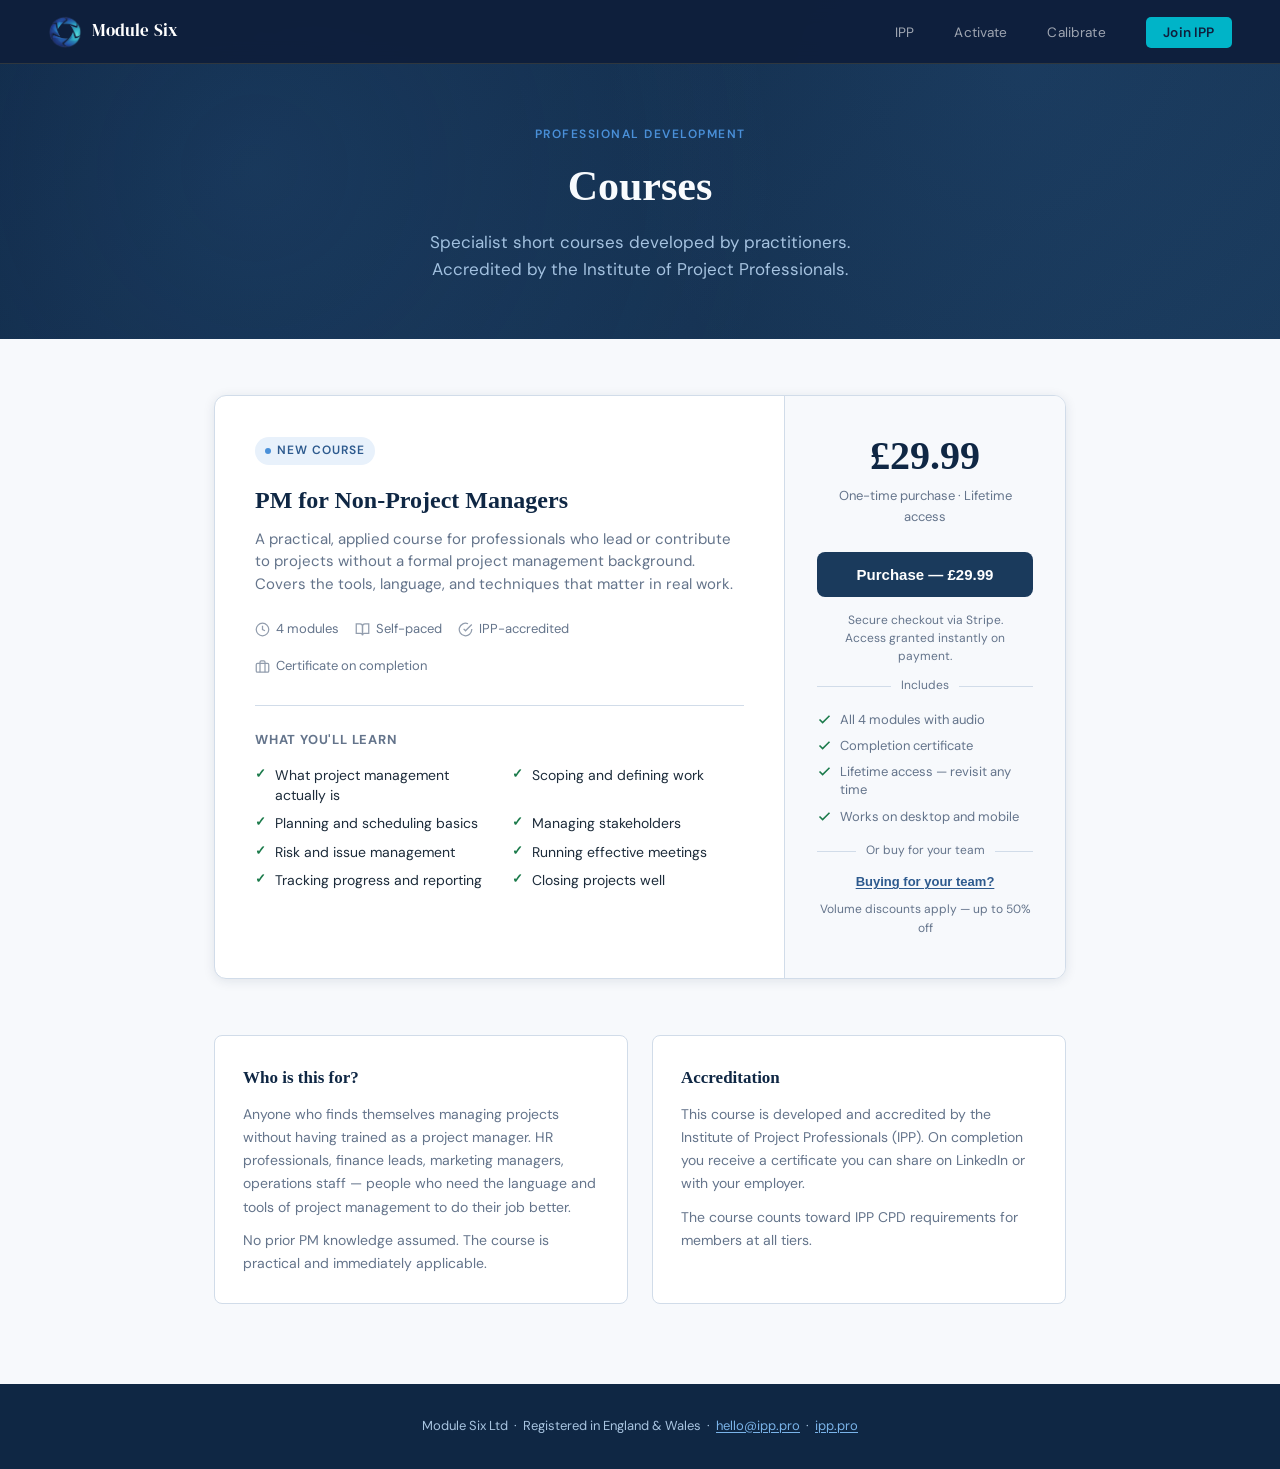
<file: courses.html>
<!DOCTYPE html>
<html lang="en">
<head>
  <meta charset="UTF-8" />
  <meta name="viewport" content="width=device-width, initial-scale=1.0" />
  <title>Courses — Module Six</title>
  <meta name="description" content="Professional development courses from Module Six. IPP-accredited short courses for working professionals." />

  <link rel="preconnect" href="https://fonts.googleapis.com">
  <link rel="preconnect" href="https://fonts.gstatic.com" crossorigin>
  <link href="https://fonts.googleapis.com/css2?family=DM+Sans:ital,opsz,wght@0,9..40,300;0,9..40,400;0,9..40,500;0,9..40,600;1,9..40,400&family=DM+Serif+Display&display=swap" rel="stylesheet">
  <style>
    /* ── Reset & base ─────────────────────────────────────────────────── */
    *, *::before, *::after { box-sizing: border-box; margin: 0; padding: 0; }

    :root {
      --navy:    #0f2744;
      --ink:     #1a3a5c;
      --mid:     #2d5a8e;
      --sky:     #4a90d9;
      --pale:    #e8f1fb;
      --white:   #ffffff;
      --offwhite:#f7f9fc;
      --text:    #1c2b3a;
      --muted:   #64748b;
      --border:  #d1dce9;
      --green:   #1a7a4a;
      --font-head: 'Georgia', 'Times New Roman', serif;
      --font-body: -apple-system, BlinkMacSystemFont, 'Segoe UI', sans-serif;
      --radius: 8px;
      --shadow: 0 2px 12px rgba(15,39,68,0.10);
      --shadow-lg: 0 8px 32px rgba(15,39,68,0.14);
    }

    html { scroll-behavior: smooth; }
    body {
      font-family: 'DM Sans', sans-serif;
      color: var(--text);
      background: var(--offwhite);
      line-height: 1.6;
      -webkit-font-smoothing: antialiased;
    }

    a { color: inherit; text-decoration: none; }
    img { display: block; max-width: 100%; }

    /* ── Nav — matches index.html ── */
    nav {
      position: fixed;
      top: 0; left: 0; right: 0;
      z-index: 100;
      background: rgba(15, 31, 61, 0.98);
      backdrop-filter: blur(10px);
      border-bottom: 1px solid rgba(201, 168, 76, 0.18);
      padding: 0 3rem;
      height: 64px;
      display: flex;
      align-items: center;
      justify-content: space-between;
    }
    .nav-logo {
      display: flex;
      align-items: center;
      gap: 0.65rem;
      text-decoration: none;
    }
    .nav-logo img { width: 34px; height: 34px; object-fit: contain; }
    .nav-wordmark {
      font-family: 'DM Serif Display', serif;
      font-size: 1.05rem;
      color: #ffffff;
      letter-spacing: 0.01em;
    }
    .nav-links {
      display: flex;
      align-items: center;
      gap: 2.5rem;
      list-style: none;
    }
    .nav-links a {
      color: rgba(255,255,255,0.6);
      text-decoration: none;
      font-size: 0.85rem;
      font-weight: 400;
      letter-spacing: 0.01em;
      transition: color 0.2s;
    }
    .nav-links a:hover { color: #ffffff; }
    .nav-cta {
      background: #00B4C8 !important;
      color: #0f1f3d !important;
      font-weight: 600 !important;
      padding: 0.45rem 1.1rem;
      border-radius: 5px;
      font-size: 0.85rem !important;
      transition: background 0.2s, transform 0.15s !important;
    }
    .nav-cta:hover { background: #0099aa !important; transform: translateY(-1px); }

        /* ── Hero ─────────────────────────────────────────────────────────── */
    .hero {
      background: linear-gradient(135deg, var(--navy) 0%, var(--ink) 100%);
      padding: 120px 32px 56px;
      text-align: center;
      position: relative;
      overflow: hidden;
    }
    .hero::before {
      content: '';
      position: absolute;
      inset: 0;
      background-image:
        radial-gradient(circle at 20% 50%, rgba(74,144,217,0.12) 0%, transparent 50%),
        radial-gradient(circle at 80% 20%, rgba(74,144,217,0.08) 0%, transparent 40%);
      pointer-events: none;
    }
    .hero-label {
      display: inline-block;
      font-size: 12px;
      font-weight: 600;
      text-transform: uppercase;
      letter-spacing: 1.5px;
      color: var(--sky);
      margin-bottom: 16px;
    }
    .hero h1 {
      font-family: var(--font-head);
      font-size: clamp(28px, 4vw, 42px);
      font-weight: 700;
      color: var(--white);
      max-width: 680px;
      margin: 0 auto 16px;
      line-height: 1.25;
    }
    .hero p {
      font-size: 17px;
      color: #a8c4e0;
      max-width: 520px;
      margin: 0 auto;
      line-height: 1.6;
    }

    /* ── Main content ─────────────────────────────────────────────────── */
    .main {
      max-width: 900px;
      margin: 0 auto;
      padding: 56px 24px 80px;
    }

    /* ── Course card ──────────────────────────────────────────────────── */
    .course-card {
      background: var(--white);
      border: 1px solid var(--border);
      border-radius: 12px;
      box-shadow: var(--shadow);
      overflow: hidden;
    }

    .course-card-inner {
      display: grid;
      grid-template-columns: 1fr 280px;
      gap: 0;
    }

    .course-body {
      padding: 40px;
      border-right: 1px solid var(--border);
    }

    .course-tag {
      display: inline-flex;
      align-items: center;
      gap: 6px;
      font-size: 12px;
      font-weight: 600;
      text-transform: uppercase;
      letter-spacing: 1px;
      color: var(--mid);
      background: var(--pale);
      padding: 4px 10px;
      border-radius: 20px;
      margin-bottom: 20px;
    }
    .course-tag::before {
      content: '';
      width: 6px;
      height: 6px;
      border-radius: 50%;
      background: var(--sky);
      display: block;
    }

    .course-body h2 {
      font-family: var(--font-head);
      font-size: 24px;
      font-weight: 700;
      color: var(--navy);
      line-height: 1.3;
      margin-bottom: 12px;
    }

    .course-body .subtitle {
      font-size: 15px;
      color: var(--muted);
      margin-bottom: 24px;
      line-height: 1.5;
    }

    .course-meta {
      display: flex;
      flex-wrap: wrap;
      gap: 16px;
      margin-bottom: 28px;
    }
    .meta-item {
      display: flex;
      align-items: center;
      gap: 6px;
      font-size: 13px;
      color: var(--muted);
    }
    .meta-item svg {
      flex-shrink: 0;
      opacity: 0.7;
    }

    .course-divider {
      border: none;
      border-top: 1px solid var(--border);
      margin: 24px 0;
    }

    .what-youll-learn h3 {
      font-size: 13px;
      font-weight: 700;
      text-transform: uppercase;
      letter-spacing: 0.8px;
      color: var(--muted);
      margin-bottom: 14px;
    }
    .learn-list {
      list-style: none;
      display: grid;
      grid-template-columns: 1fr 1fr;
      gap: 8px 24px;
    }
    .learn-list li {
      font-size: 14px;
      color: var(--text);
      padding-left: 20px;
      position: relative;
      line-height: 1.45;
    }
    .learn-list li::before {
      content: '✓';
      position: absolute;
      left: 0;
      color: var(--green);
      font-weight: 700;
      font-size: 13px;
    }

    /* ── Purchase panel ───────────────────────────────────────────────── */
    .purchase-panel {
      padding: 40px 32px;
      background: var(--offwhite);
      display: flex;
      flex-direction: column;
      align-items: center;
      text-align: center;
    }

    .price-display {
      margin-bottom: 6px;
    }
    .price-amount {
      font-family: var(--font-head);
      font-size: 40px;
      font-weight: 700;
      color: var(--navy);
      line-height: 1;
    }
    .price-sub {
      font-size: 13px;
      color: var(--muted);
      margin-top: 4px;
      margin-bottom: 24px;
    }

    .purchase-btn {
      width: 100%;
      padding: 14px 20px;
      background: var(--ink);
      color: var(--white);
      border: none;
      border-radius: var(--radius);
      font-size: 15px;
      font-weight: 600;
      cursor: pointer;
      transition: background 0.15s, transform 0.1s;
      position: relative;
      font-family: var(--font-body);
    }
    .purchase-btn:hover:not(:disabled) {
      background: var(--navy);
      transform: translateY(-1px);
    }
    .purchase-btn:disabled {
      opacity: 0.6;
      cursor: not-allowed;
      transform: none;
    }
    .purchase-btn.enrolled {
      background: var(--green);
    }

    .purchase-note {
      margin-top: 14px;
      font-size: 12px;
      color: var(--muted);
      line-height: 1.5;
    }
    .purchase-note a {
      color: var(--mid);
      text-decoration: underline;
      text-underline-offset: 2px;
    }

    /* ── B2B panel ── */
    .b2b-divider { width:100%; text-align:center; border-bottom:1px solid var(--border); line-height:0.1em; margin:24px 0 16px; color:var(--muted); font-size:12px; }
    .b2b-divider span { background:var(--offwhite); padding:0 10px; }
    .b2b-toggle-btn { background:none; border:none; color:var(--mid); font-size:13px; font-weight:600; cursor:pointer; text-decoration:underline; text-underline-offset:2px; padding:0; font-family:var(--font-body); }
    .b2b-toggle-btn:hover { color:var(--navy); }
    .b2b-panel { display:none; width:100%; text-align:left; margin-top:16px; }
    .b2b-panel.open { display:block; }
    .b2b-panel label { display:block; font-size:12px; font-weight:600; color:var(--muted); text-transform:uppercase; letter-spacing:0.04em; margin-bottom:5px; margin-top:12px; }
    .b2b-panel input[type="email"], .b2b-panel input[type="number"] { width:100%; padding:10px 12px; border:1px solid var(--border); border-radius:7px; font-size:14px; color:var(--text); background:var(--white); font-family:var(--font-body); box-sizing:border-box; }
    .b2b-panel input:focus { outline:2px solid var(--sky); border-color:transparent; }
    .b2b-org-confirm { font-size:13px; color:var(--green); font-weight:600; margin-top:6px; min-height:20px; }
    .b2b-org-confirm.error { color:#c0392b; font-weight:400; }
    .b2b-price-display { margin-top:12px; padding:12px; background:var(--pale); border-radius:8px; font-size:13px; color:var(--ink); line-height:1.5; min-height:42px; }
    .b2b-price-display strong { color:var(--navy); font-size:15px; }
    .b2b-submit-btn { width:100%; padding:13px 20px; background:var(--mid); color:var(--white); border:none; border-radius:var(--radius); font-size:15px; font-weight:600; cursor:pointer; transition:background 0.15s, transform 0.1s; font-family:var(--font-body); margin-top:14px; }
    .b2b-submit-btn:hover:not(:disabled) { background:var(--navy); transform:translateY(-1px); }
    .b2b-submit-btn:disabled { opacity:0.6; cursor:not-allowed; transform:none; }
    .b2b-alert { font-size:13px; color:#c0392b; margin-top:8px; min-height:18px; }

    .divider-text {
      width: 100%;
      text-align: center;
      border-bottom: 1px solid var(--border);
      line-height: 0.1em;
      margin: 20px 0;
      color: var(--muted);
      font-size: 12px;
    }
    .divider-text span {
      background: var(--offwhite);
      padding: 0 10px;
    }

    .trust-items {
      width: 100%;
      text-align: left;
      display: flex;
      flex-direction: column;
      gap: 8px;
      margin-top: 4px;
    }
    .trust-item {
      display: flex;
      align-items: flex-start;
      gap: 8px;
      font-size: 13px;
      color: var(--muted);
      line-height: 1.4;
    }
    .trust-item svg {
      flex-shrink: 0;
      margin-top: 1px;
      color: var(--green);
    }

    /* sign-in nudge */
    .signin-nudge {
      background: var(--pale);
      border: 1px solid #b8d4f0;
      border-radius: var(--radius);
      padding: 14px 16px;
      font-size: 13px;
      color: var(--ink);
      line-height: 1.5;
      margin-bottom: 16px;
      text-align: left;
    }
    .signin-nudge a {
      color: var(--mid);
      font-weight: 600;
      text-decoration: underline;
      text-underline-offset: 2px;
    }

    /* alert */
    .alert {
      padding: 14px 16px;
      border-radius: var(--radius);
      font-size: 13px;
      line-height: 1.5;
      margin-bottom: 16px;
      display: none;
    }
    .alert.error { background: #fef2f2; border: 1px solid #fca5a5; color: #7f1d1d; }
    .alert.info  { background: var(--pale); border: 1px solid #b8d4f0; color: var(--ink); }
    .alert.show  { display: block; }

    /* ── FAQ / more context ───────────────────────────────────────────── */
    .context-section {
      margin-top: 56px;
      display: grid;
      grid-template-columns: 1fr 1fr;
      gap: 24px;
    }
    .context-card {
      background: var(--white);
      border: 1px solid var(--border);
      border-radius: var(--radius);
      padding: 28px;
    }
    .context-card h3 {
      font-family: var(--font-head);
      font-size: 17px;
      font-weight: 700;
      color: var(--navy);
      margin-bottom: 12px;
    }
    .context-card p {
      font-size: 14px;
      color: var(--muted);
      line-height: 1.65;
    }
    .context-card p + p { margin-top: 10px; }

    /* ── Footer ───────────────────────────────────────────────────────── */
    .footer {
      background: var(--navy);
      color: #a8c4e0;
      text-align: center;
      padding: 32px 24px;
      font-size: 13px;
    }
    .footer a { color: #7ab3e8; text-decoration: underline; text-underline-offset: 2px; }

    /* ── Responsive ───────────────────────────────────────────────────── */
    @media (max-width: 720px) {
      .course-card-inner { grid-template-columns: 1fr; }
      .course-body { border-right: none; border-bottom: 1px solid var(--border); padding: 28px 24px; }
      .purchase-panel { padding: 28px 24px; }
      .learn-list { grid-template-columns: 1fr; }
      .context-section { grid-template-columns: 1fr; }
      .hero { padding: 48px 24px 40px; }
      .nav-links { display: none !important; }
    }
  </style>
</head>
<body>

  <!-- ── Nav ── -->
  <nav>
    <a class="nav-logo" href="/">
      <img src="assets/logo.png" alt="Module Six">
      <span class="nav-wordmark">Module Six</span>
    </a>
    <ul class="nav-links">
      <li><a href="https://ipp.pro">IPP</a></li>
      <li><a href="https://activate.ipp.pro">Activate</a></li>
      <li><a href="/calibrate.html">Calibrate</a></li>
      <li><a href="https://ipp.pro/join.html" class="nav-cta">Join IPP</a></li>
    </ul>
  </nav>

    <!-- ── Hero ── -->
  <section class="hero">
    <div class="hero-label">Professional development</div>
    <h1>Courses</h1>
    <p>Specialist short courses developed by practitioners.<br>Accredited by the Institute of Project Professionals.</p>
  </section>

  <!-- ── Main ── -->
  <main class="main">

    <!-- Course card -->
    <div class="course-card">
      <div class="course-card-inner">

        <!-- Left: course detail -->
        <div class="course-body">
          <div class="course-tag">New course</div>
          <h2>PM for Non-Project Managers</h2>
          <p class="subtitle">
            A practical, applied course for professionals who lead or contribute to projects without a formal
            project management background. Covers the tools, language, and techniques that matter in real work.
          </p>

          <div class="course-meta">
            <div class="meta-item">
              <svg width="15" height="15" fill="none" viewBox="0 0 24 24" stroke="currentColor" stroke-width="2">
                <circle cx="12" cy="12" r="10"/><polyline points="12 6 12 12 16 14"/>
              </svg>
              4 modules
            </div>
            <div class="meta-item">
              <svg width="15" height="15" fill="none" viewBox="0 0 24 24" stroke="currentColor" stroke-width="2">
                <path d="M2 3h6a4 4 0 0 1 4 4v14a3 3 0 0 0-3-3H2z"/><path d="M22 3h-6a4 4 0 0 0-4 4v14a3 3 0 0 1 3-3h7z"/>
              </svg>
              Self-paced
            </div>
            <div class="meta-item">
              <svg width="15" height="15" fill="none" viewBox="0 0 24 24" stroke="currentColor" stroke-width="2">
                <path d="M22 11.08V12a10 10 0 1 1-5.93-9.14"/><polyline points="22 4 12 14.01 9 11.01"/>
              </svg>
              IPP-accredited
            </div>
            <div class="meta-item">
              <svg width="15" height="15" fill="none" viewBox="0 0 24 24" stroke="currentColor" stroke-width="2">
                <rect x="2" y="7" width="20" height="14" rx="2" ry="2"/><path d="M16 21V5a2 2 0 0 0-2-2h-4a2 2 0 0 0-2 2v16"/>
              </svg>
              Certificate on completion
            </div>
          </div>

          <hr class="course-divider" />

          <div class="what-youll-learn">
            <h3>What you'll learn</h3>
            <ul class="learn-list">
              <li>What project management actually is</li>
              <li>Scoping and defining work</li>
              <li>Planning and scheduling basics</li>
              <li>Managing stakeholders</li>
              <li>Risk and issue management</li>
              <li>Running effective meetings</li>
              <li>Tracking progress and reporting</li>
              <li>Closing projects well</li>
            </ul>
          </div>
        </div>

        <!-- Right: purchase panel -->
        <div class="purchase-panel">
          <div class="price-display">
            <div class="price-amount">£29.99</div>
          </div>
          <div class="price-sub">One-time purchase · Lifetime access</div>

          <div id="alertBox" class="alert"></div>
          <div id="signinNudge" class="signin-nudge" style="display:none">
            <a href="#" id="signinLink">Sign in</a> to purchase, or
            <a href="#" id="signupLink">create a free account</a> first.
          </div>

          <button id="purchaseBtn" class="purchase-btn" disabled>
            <span id="purchaseBtnText">Loading…</span>
          </button>

          <p class="purchase-note">
            Secure checkout via Stripe.<br />
            Access granted instantly on payment.
          </p>

          <div class="divider-text"><span>Includes</span></div>

          <div class="trust-items">
            <div class="trust-item">
              <svg width="15" height="15" fill="none" viewBox="0 0 24 24" stroke="currentColor" stroke-width="2.5">
                <polyline points="20 6 9 17 4 12"/>
              </svg>
              All 4 modules with audio
            </div>
            <div class="trust-item">
              <svg width="15" height="15" fill="none" viewBox="0 0 24 24" stroke="currentColor" stroke-width="2.5">
                <polyline points="20 6 9 17 4 12"/>
              </svg>
              Completion certificate
            </div>
            <div class="trust-item">
              <svg width="15" height="15" fill="none" viewBox="0 0 24 24" stroke="currentColor" stroke-width="2.5">
                <polyline points="20 6 9 17 4 12"/>
              </svg>
              Lifetime access — revisit any time
            </div>
            <div class="trust-item">
              <svg width="15" height="15" fill="none" viewBox="0 0 24 24" stroke="currentColor" stroke-width="2.5">
                <polyline points="20 6 9 17 4 12"/>
              </svg>
              Works on desktop and mobile
            </div>
          </div>

          <!-- ── B2B team purchase ── -->
          <div class="b2b-divider"><span>Or buy for your team</span></div>
          <div style="text-align:center">
            <button class="b2b-toggle-btn" id="b2bToggle" onclick="toggleB2b()">Buying for your team?</button>
            <p style="margin:6px 0 0;font-size:12px;color:var(--muted)">Volume discounts apply — up to 50% off</p>
          </div>

          <div class="b2b-panel" id="b2bPanel">
            <label for="b2bEmail">Your work email</label>
            <input type="email" id="b2bEmail" placeholder="you@company.com" oninput="clearB2bOrg()" onblur="lookupOrg()">
            <div class="b2b-org-confirm" id="b2bOrgConfirm"></div>

            <label for="b2bSeats">Number of seats</label>
            <input type="number" id="b2bSeats" min="1" value="5" oninput="updateB2bPrice()">

            <div class="b2b-price-display" id="b2bPriceDisplay">Enter a seat count to see pricing.</div>
            <div class="b2b-alert" id="b2bAlert"></div>

            <button class="b2b-submit-btn" id="b2bSubmitBtn" disabled onclick="startB2bCheckout()">
              <span id="b2bSubmitText">Buy seats</span>
            </button>
            <p class="purchase-note" style="margin-top:10px">
              Secure checkout via Stripe. Access is permanent per assigned user.<br>
              Seats are allocated from your Calibrate admin panel after purchase.
            </p>
          </div>

        </div>
      </div>
    </div>

    <!-- Context cards -->
    <div class="context-section">
      <div class="context-card">
        <h3>Who is this for?</h3>
        <p>
          Anyone who finds themselves managing projects without having trained as a project manager.
          HR professionals, finance leads, marketing managers, operations staff — people who need
          the language and tools of project management to do their job better.
        </p>
        <p>
          No prior PM knowledge assumed. The course is practical and immediately applicable.
        </p>
      </div>
      <div class="context-card">
        <h3>Accreditation</h3>
        <p>
          This course is developed and accredited by the Institute of Project Professionals (IPP).
          On completion you receive a certificate you can share on LinkedIn or with your employer.
        </p>
        <p>
          The course counts toward IPP CPD requirements for members at all tiers.
        </p>
      </div>
    </div>

  </main>

  <!-- ── Footer ── -->
  <footer class="footer">
    <p>Module Six Ltd &nbsp;·&nbsp; Registered in England &amp; Wales
    &nbsp;·&nbsp; <a href="mailto:hello@ipp.pro">hello@ipp.pro</a>
    &nbsp;·&nbsp; <a href="https://ipp.pro" target="_blank" rel="noopener">ipp.pro</a></p>
  </footer>

  <script>
    // ── Clerk + purchase flow ──────────────────────────────────────────────────
    const API = 'https://calibrate-api.jd-393.workers.dev';

    const btn         = document.getElementById('purchaseBtn');
    const btnText     = document.getElementById('purchaseBtnText');
    const alertBox    = document.getElementById('alertBox');
    const signinNudge = document.getElementById('signinNudge');

    function showAlert(msg, type = 'error') {
      alertBox.textContent = msg;
      alertBox.className = `alert ${type} show`;
    }
    function clearAlert() {
      alertBox.className = 'alert';
    }
    function setLoading(loading) {
      btn.disabled = loading;
      btnText.textContent = loading ? 'Please wait…' : btn.dataset.label;
    }

    // ── Individual purchase ────────────────────────────────────────────────────
    // Clerk cannot run on modulesix.co.uk (wrong domain). The purchase flow
    // sends the user to activate.ipp.pro where Clerk is authoritative.
    // activate.ipp.pro/signin.html handles auth then redirects to checkout.
    function init() {
      btn.disabled = false;
      btn.dataset.label = 'Purchase — £29.99';
      btnText.textContent = 'Purchase — £29.99';
      btn.onclick = startCheckout;
    }

    function startCheckout() {
      // Send to activate.ipp.pro. The signin/signup page there will complete
      // Clerk auth and then initiate the Stripe checkout for PMNPM.
      const returnUrl = encodeURIComponent('https://activate.ipp.pro/pmnpm-checkout.html');
      window.location.href = `https://activate.ipp.pro/signin.html?redirect=${returnUrl}`;
    }

    // Hide the sign-in nudge — not needed now that we redirect
    if (signinNudge) signinNudge.style.display = 'none';

    // ── B2B team purchase ──────────────────────────────────────────────────────
    // Phase 6: Calibrate org path (org lookup → b2b-checkout)
    // Phase 7: Open B2B path (email + seats → open-b2b-checkout, no org needed)
    let b2bTenantId = null;
    let b2bOrgName  = null;
    let b2bLookedUp = false;
    let b2bMode     = 'open'; // 'calibrate' | 'open'

    function toggleB2b() {
      const panel  = document.getElementById('b2bPanel');
      const toggle = document.getElementById('b2bToggle');
      const open   = panel.classList.toggle('open');
      toggle.textContent = open ? 'Hide team purchase' : 'Buying for your team?';
      if (open) updateB2bPrice();
    }

    function b2bPricePerSeat(n) {
      if (n >= 50) return 14.99;
      if (n >= 10) return 19.99;
      return 24.99;
    }

    function updateB2bPrice() {
      const seats   = parseInt(document.getElementById('b2bSeats').value, 10);
      const display = document.getElementById('b2bPriceDisplay');
      const submit  = document.getElementById('b2bSubmitBtn');

      if (!seats || seats < 1) {
        display.innerHTML = 'Enter a seat count to see pricing.';
        submit.disabled = true;
        return;
      }

      const pps   = b2bPricePerSeat(seats);
      const total = (pps * seats).toFixed(2);
      const tier  = seats >= 50 ? 'enterprise rate' : seats >= 10 ? 'team rate' : 'standard rate';
      display.innerHTML = `<strong>${seats} seat${seats > 1 ? 's' : ''} &times; &pound;${pps.toFixed(2)} = &pound;${total}</strong><br><span style="color:var(--muted);font-size:12px">${tier} &middot; one-time payment &middot; lifetime access per user</span>`;

      const email  = (document.getElementById('b2bEmail').value || '').trim();
      const emailOk = /^[^\s@]+@[^\s@]+\.[^\s@]+$/.test(email);

      if (b2bMode === 'calibrate') {
        submit.disabled = !(b2bTenantId && seats >= 1);
      } else {
        submit.disabled = !(emailOk && seats >= 1);
      }
    }

    function clearB2bOrg() {
      b2bTenantId = null;
      b2bOrgName  = null;
      b2bLookedUp = false;
      b2bMode     = 'open';
      document.getElementById('b2bOrgConfirm').textContent = '';
      document.getElementById('b2bOrgConfirm').className   = 'b2b-org-confirm';
      document.getElementById('b2bSubmitBtn').disabled     = true;
    }

    async function lookupOrg() {
      const email   = document.getElementById('b2bEmail').value.trim();
      const confirm = document.getElementById('b2bOrgConfirm');
      if (!email) return;

      // Reset mode each time email changes
      b2bMode     = 'open';
      b2bTenantId = null;
      b2bLookedUp = false;

      confirm.textContent = 'Looking up your organisation…';
      confirm.className   = 'b2b-org-confirm';

      try {
        const res  = await fetch(`${API}/pmnpm/org-lookup?email=${encodeURIComponent(email)}`);
        const data = await res.json();

        if (res.ok && data.tenant_id) {
          // Calibrate org found — use Phase 6 path
          b2bTenantId = data.tenant_id;
          b2bOrgName  = data.org_name;
          b2bLookedUp = true;
          b2bMode     = 'calibrate';
          confirm.textContent = `✓ ${data.org_name}`;
          confirm.className   = 'b2b-org-confirm';
        } else {
          // No Calibrate org — fall through to open B2B (Phase 7)
          b2bMode = 'open';
          confirm.textContent = 'No Calibrate organisation found — codes will be sent to your email.';
          confirm.className   = 'b2b-org-confirm';
        }
        updateB2bPrice();
      } catch (e) {
        confirm.textContent = 'Could not verify organisation. Codes will be sent to your email.';
        confirm.className   = 'b2b-org-confirm';
        b2bMode = 'open';
        updateB2bPrice();
      }
    }

    async function startB2bCheckout() {
      const alertEl  = document.getElementById('b2bAlert');
      const submit   = document.getElementById('b2bSubmitBtn');
      const submitTx = document.getElementById('b2bSubmitText');
      const seats    = parseInt(document.getElementById('b2bSeats').value, 10);
      const email    = document.getElementById('b2bEmail').value.trim();

      alertEl.textContent  = '';
      submit.disabled      = true;
      submitTx.textContent = 'Please wait…';

      try {
        let endpoint, body;

        if (b2bMode === 'calibrate' && b2bTenantId) {
          // Phase 6: Calibrate org B2B
          endpoint = `${API}/pmnpm/b2b-checkout`;
          body     = { seat_count: seats, tenant_id: b2bTenantId, buyer_email: email };
        } else {
          // Phase 7: Open B2B — no org, codes delivered by email
          endpoint = `${API}/pmnpm/open-b2b-checkout`;
          body     = { seat_count: seats, buyer_email: email };
        }

        const res  = await fetch(endpoint, {
          method:  'POST',
          headers: { 'Content-Type': 'application/json' },
          body:    JSON.stringify(body),
        });
        const data = await res.json();

        if (!res.ok || !data.url) {
          alertEl.textContent  = data.error || 'Something went wrong. Please try again.';
          submit.disabled      = false;
          submitTx.textContent = 'Buy seats';
          return;
        }

        window.location.href = data.url;
      } catch (e) {
        alertEl.textContent  = 'Could not connect. Please check your connection and try again.';
        submit.disabled      = false;
        submitTx.textContent = 'Buy seats';
      }
    }

    init();
  </script>
</body>
</html>
</file>
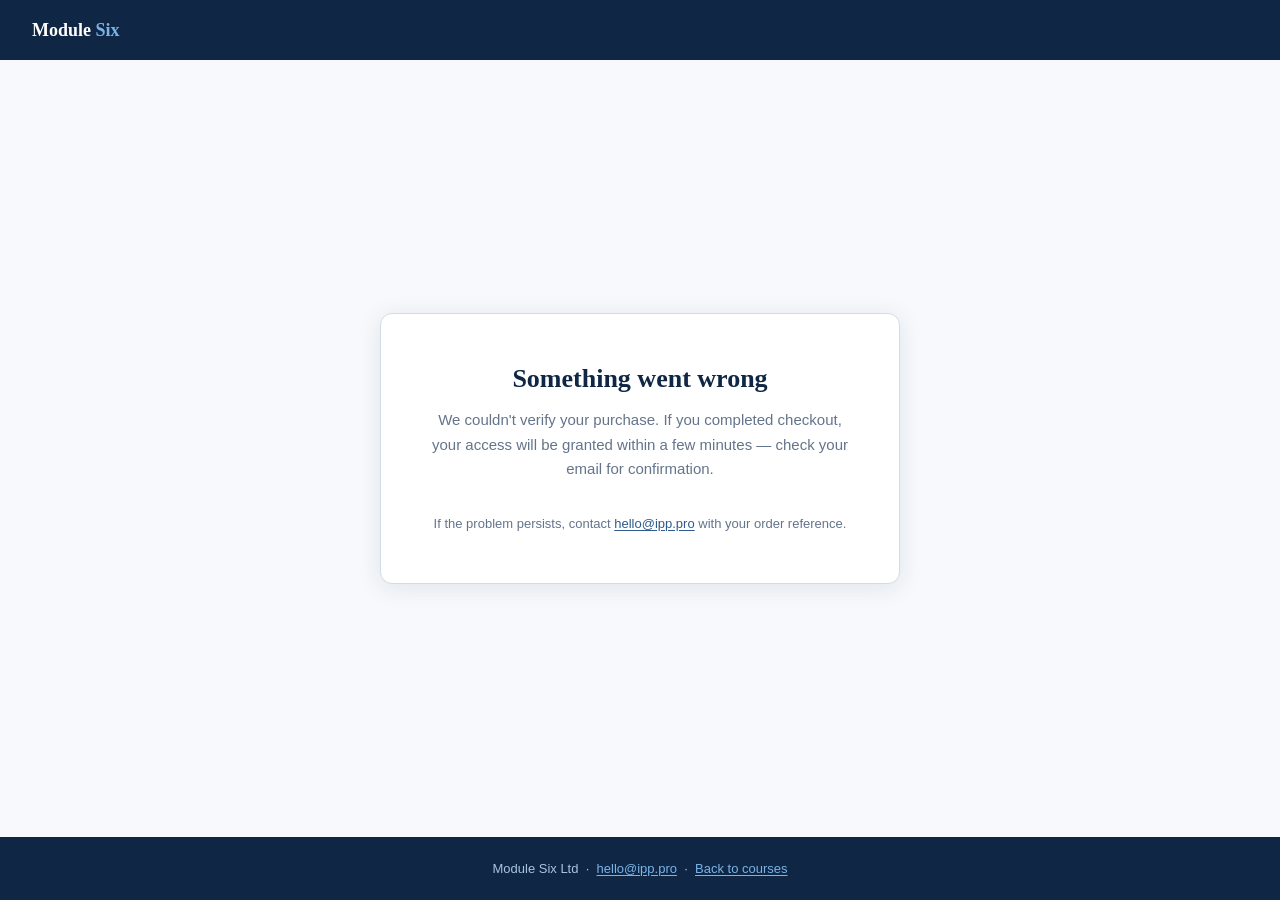
<file: courses/confirmation.html>
<!DOCTYPE html>
<html lang="en">
<head>
  <meta charset="UTF-8" />
  <meta name="viewport" content="width=device-width, initial-scale=1.0" />
  <title>Purchase confirmed — Module Six</title>
  <meta name="robots" content="noindex" />

  <style>
    *, *::before, *::after { box-sizing: border-box; margin: 0; padding: 0; }

    :root {
      --navy:  #0f2744;
      --ink:   #1a3a5c;
      --mid:   #2d5a8e;
      --sky:   #4a90d9;
      --pale:  #e8f1fb;
      --white: #ffffff;
      --offwhite: #f7f9fc;
      --text:  #1c2b3a;
      --muted: #64748b;
      --border: #d1dce9;
      --green: #1a7a4a;
      --green-pale: #e6f4ec;
      --font-head: 'Georgia', 'Times New Roman', serif;
      --font-body: -apple-system, BlinkMacSystemFont, 'Segoe UI', sans-serif;
    }

    body {
      font-family: var(--font-body);
      background: var(--offwhite);
      color: var(--text);
      min-height: 100vh;
      display: flex;
      flex-direction: column;
      -webkit-font-smoothing: antialiased;
    }

    .nav {
      background: var(--navy);
      padding: 0 32px;
      height: 60px;
      display: flex;
      align-items: center;
    }
    .nav-logo {
      font-family: var(--font-head);
      font-size: 18px;
      font-weight: 700;
      color: var(--white);
      text-decoration: none;
    }
    .nav-logo span { color: #7ab3e8; }

    .main {
      flex: 1;
      display: flex;
      align-items: center;
      justify-content: center;
      padding: 48px 24px;
    }

    .card {
      background: var(--white);
      border: 1px solid var(--border);
      border-radius: 12px;
      box-shadow: 0 4px 24px rgba(15,39,68,0.10);
      padding: 48px;
      max-width: 520px;
      width: 100%;
      text-align: center;
    }

    .check-circle {
      width: 64px;
      height: 64px;
      background: var(--green-pale);
      border-radius: 50%;
      display: flex;
      align-items: center;
      justify-content: center;
      margin: 0 auto 24px;
    }
    .check-circle svg {
      color: var(--green);
    }

    .card h1 {
      font-family: var(--font-head);
      font-size: 26px;
      font-weight: 700;
      color: var(--navy);
      margin-bottom: 12px;
      line-height: 1.3;
    }

    .card .intro {
      font-size: 15px;
      color: var(--muted);
      line-height: 1.65;
      margin-bottom: 32px;
    }

    .cta-btn {
      display: inline-block;
      padding: 14px 28px;
      background: var(--ink);
      color: var(--white);
      border-radius: 8px;
      font-size: 15px;
      font-weight: 600;
      text-decoration: none;
      transition: background 0.15s, transform 0.1s;
      margin-bottom: 20px;
    }
    .cta-btn:hover {
      background: var(--navy);
      transform: translateY(-1px);
    }

    .secondary-note {
      font-size: 13px;
      color: var(--muted);
      line-height: 1.6;
    }
    .secondary-note a {
      color: var(--mid);
      text-decoration: underline;
      text-underline-offset: 2px;
    }

    /* loading state shown before session_id is verified */
    .loading-state {
      display: flex;
      flex-direction: column;
      align-items: center;
      gap: 16px;
      padding: 16px 0 32px;
    }
    .spinner {
      width: 36px;
      height: 36px;
      border: 3px solid var(--border);
      border-top-color: var(--sky);
      border-radius: 50%;
      animation: spin 0.7s linear infinite;
    }
    @keyframes spin { to { transform: rotate(360deg); } }
    .loading-state p { font-size: 14px; color: var(--muted); }

    .hidden { display: none !important; }

    .footer {
      background: var(--navy);
      color: #a8c4e0;
      text-align: center;
      padding: 24px;
      font-size: 13px;
    }
    .footer a { color: #7ab3e8; text-decoration: underline; text-underline-offset: 2px; }

    @media (max-width: 560px) {
      .card { padding: 32px 24px; }
      .card h1 { font-size: 22px; }
    }
  </style>
</head>
<body>

  <nav class="nav">
    <a href="/" class="nav-logo">Module <span>Six</span></a>
  </nav>

  <main class="main">
    <div class="card">

      <!-- Loading state -->
      <div id="loadingState" class="loading-state">
        <div class="spinner"></div>
        <p>Confirming your purchase…</p>
      </div>

      <!-- Success state (hidden until confirmed) -->
      <div id="successState" class="hidden">
        <div class="check-circle">
          <svg width="28" height="28" fill="none" viewBox="0 0 24 24" stroke="currentColor" stroke-width="2.5">
            <polyline points="20 6 9 17 4 12"/>
          </svg>
        </div>
        <h1>You're in. Let's get started.</h1>
        <p class="intro">
          Your purchase is confirmed and your access is live.
          <em>PM for Non-Project Managers</em>
          is ready whenever you are.
        </p>
        <a href="https://activate.ipp.pro/pmnpm/p1-1.html" class="cta-btn">Start Module 1 now</a>
        <p class="secondary-note">
          A confirmation email is on its way to you.<br />
          You can return to the course any time at
          <a href="https://activate.ipp.pro" target="_blank" rel="noopener">activate.ipp.pro</a>.
        </p>
      </div>

      <!-- Error state (hidden until needed) -->
      <div id="errorState" class="hidden">
        <h1>Something went wrong</h1>
        <p class="intro">
          We couldn't verify your purchase. If you completed checkout, your access
          will be granted within a few minutes — check your email for confirmation.
        </p>
        <p class="secondary-note">
          If the problem persists, contact
          <a href="mailto:hello@ipp.pro">hello@ipp.pro</a> with your order reference.
        </p>
      </div>

      <!-- B2B success state (hidden until confirmed with type=b2b) -->
      <div id="b2bSuccessState" class="hidden">
        <div class="check-circle">
          <svg width="28" height="28" fill="none" viewBox="0 0 24 24" stroke="currentColor" stroke-width="2.5">
            <polyline points="20 6 9 17 4 12"/>
          </svg>
        </div>
        <h1>Seats purchased. You're all set.</h1>
        <p class="intro">
          Your seats are ready to allocate. Head to the Calibrate admin panel
          and open the <strong>Training</strong> tab to assign them to your team members.
        </p>
        <a href="https://calibrate.ipp.pro/admin.html" class="cta-btn">Go to admin panel</a>
        <p class="secondary-note">
          A confirmation email has been sent with your order details.<br />
          Seats are permanent once assigned — they cannot be reallocated.
        </p>
      </div>

      <!-- Open B2B success state (hidden until confirmed with type=open_b2b) -->
      <div id="openB2bSuccessState" class="hidden">
        <div class="check-circle">
          <svg width="28" height="28" fill="none" viewBox="0 0 24 24" stroke="currentColor" stroke-width="2.5">
            <polyline points="20 6 9 17 4 12"/>
          </svg>
        </div>
        <h1>Purchase confirmed. Codes on their way.</h1>
        <p class="intro">
          Your redemption codes are being generated and will arrive by email shortly,
          along with a link to track which codes have been used.
        </p>
        <p class="secondary-note">
          Each team member needs to go to
          <a href="https://activate.ipp.pro/redeem.html" target="_blank" rel="noopener">activate.ipp.pro/redeem.html</a>,
          enter their code, and create a free account to claim access.<br /><br />
          Questions? <a href="mailto:hello@ipp.pro">hello@ipp.pro</a>
        </p>
      </div>

    </div>
  </main>

  <footer class="footer">
    <p>Module Six Ltd &nbsp;·&nbsp;
      <a href="mailto:hello@ipp.pro">hello@ipp.pro</a>
      &nbsp;·&nbsp;
      <a href="/courses">Back to courses</a>
    </p>
  </footer>

  <script>
    // The session_id in the URL is the Stripe session ID passed back by
    // success_url. We just need it to be present — the actual access grant
    // happens server-side via the webhook. All this page does is confirm
    // the user arrived here (i.e. Stripe redirected them after success)
    // and show the right state.

    const params    = new URLSearchParams(window.location.search);
    const sessionId = params.get('session_id');
    const pageType  = params.get('type');  // 'b2b', 'open_b2b', or null

    const loading        = document.getElementById('loadingState');
    const success        = document.getElementById('successState');
    const error          = document.getElementById('errorState');
    const b2bSuccess     = document.getElementById('b2bSuccessState');
    const openB2bSuccess = document.getElementById('openB2bSuccessState');

    function show(el) {
      loading.classList.add('hidden');
      success.classList.add('hidden');
      error.classList.add('hidden');
      b2bSuccess.classList.add('hidden');
      openB2bSuccess.classList.add('hidden');
      el.classList.remove('hidden');
    }

    if (!sessionId || !sessionId.startsWith('cs_')) {
      show(error);
    } else if (pageType === 'b2b') {
      setTimeout(() => show(b2bSuccess), 800);
    } else if (pageType === 'open_b2b') {
      setTimeout(() => show(openB2bSuccess), 800);
    } else {
      setTimeout(() => show(success), 800);
    }
  </script>
</body>
</html>
</file>
